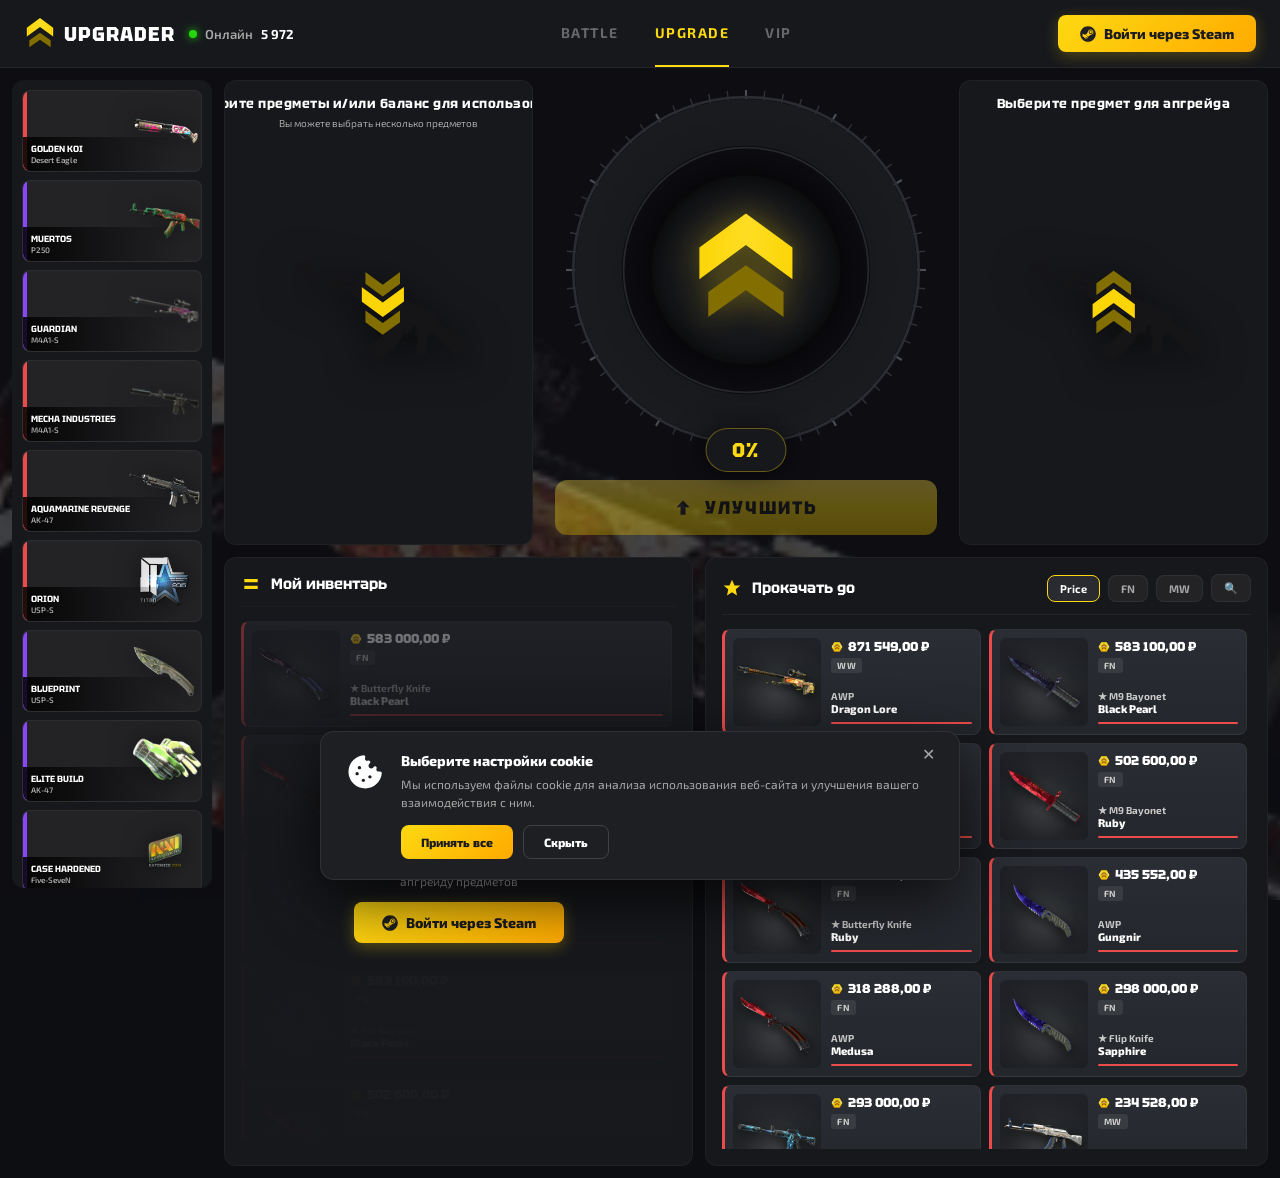
<file: index.html>
<!DOCTYPE html>
<html lang="ru">
<head>
<meta charset="UTF-8">
<meta name="viewport" content="width=device-width,initial-scale=1">
<title>Апгрейдер предметов CS2 | Официальный Сайт UPGRADER</title>
<link href="https://fonts.googleapis.com/css2?family=Exo+2:wght@400;600;700;800&family=Tektur:wght@400;600;700;800&display=swap" rel="stylesheet">
<style>
/* ==========================================
   ВСЁ В ОДНОМ ФАЙЛЕ, БЕЗ ВНЕШНИХ CSS
   ========================================== */
*{margin:0;padding:0;box-sizing:border-box}
html,body{height:100%}
body{font-family:'Exo 2',sans-serif;background:#101116;color:#fff;min-height:100vh;overflow-x:hidden;background-image:url('bottom-gun.webp');background-size:cover;background-position:center top;background-attachment:fixed;background-color:#0d0e12}
body::before{content:'';position:fixed;inset:0;background:rgba(13,14,18,.78);z-index:0;pointer-events:none}
img,svg,span{pointer-events:none;user-select:none}
button,a{cursor:pointer;outline:none;border:none;background:none;font-family:inherit;color:inherit}
input{font-family:inherit}

/* HEADER */
.header{position:sticky;top:0;z-index:50;background:#17181C;border-bottom:1px solid rgba(255,255,255,.05);padding:0 24px;display:flex;align-items:center;justify-content:space-between;height:68px;gap:16px}
.header-left{display:flex;align-items:center;gap:14px;flex-shrink:0}
.logo{display:flex;align-items:center;gap:8px;font-family:'Tektur';font-weight:800;font-size:20px;letter-spacing:1px;color:#fff;text-decoration:none}
.logo img{width:32px;height:32px;object-fit:contain}
.online{display:flex;align-items:center;gap:8px;color:#a7a7a7;font-size:13px;font-weight:600}
.online .dot{width:8px;height:8px;background:#23d70c;border-radius:50%;box-shadow:0 0 8px #23d70c;animation:pulse 2s infinite}
@keyframes pulse{50%{opacity:.4}}
.header-nav{display:flex;gap:36px;height:100%;align-items:center}
.header-nav a{color:rgba(255,255,255,.35);text-decoration:none;font-size:14px;font-weight:700;letter-spacing:1.5px;text-transform:uppercase;height:100%;display:flex;align-items:center;border-bottom:2px solid transparent;transition:.25s}
.header-nav a.active{color:#FDD911;border-bottom-color:#FDD911}
.header-nav a:hover{color:#fff}
.header-right{display:flex;align-items:center;gap:14px;flex-shrink:0}
.btn-steam{background:linear-gradient(135deg,#FDD911,#ffaa00);color:#1C1C20;font-weight:800;font-size:14px;padding:10px 22px;border-radius:8px;transition:.25s;box-shadow:0 4px 15px rgba(253,217,17,.25);display:flex;align-items:center;gap:8px}
.btn-steam:hover{transform:translateY(-1px);box-shadow:0 6px 22px rgba(253,217,17,.45)}
.btn-steam img{width:16px;height:16px;object-fit:contain}

/* PROFILE */
.profile-box{display:none;align-items:center}
.profile-box.show{display:flex}
.profile-info{display:flex;align-items:center;gap:12px;background:#232326;border:1px solid rgba(255,255,255,.08);padding:6px 12px 6px 6px;border-radius:12px;transition:.25s}
.profile-info:hover{border-color:rgba(253,217,17,.4)}
.profile-avatar{width:40px;height:40px;border-radius:50%;background:#17181C;overflow:hidden;flex-shrink:0;border:2px solid #FDD911}
.profile-avatar img{width:100%;height:100%;object-fit:cover;display:block}
.profile-meta{display:flex;flex-direction:column;min-width:0}
.profile-nick{font-size:13px;font-weight:800;color:#fff;white-space:nowrap;overflow:hidden;text-overflow:ellipsis;max-width:120px}
.profile-balance{font-size:11px;color:#FDD911;font-weight:700}
.profile-settings{width:30px;height:30px;border-radius:8px;background:rgba(255,255,255,.05);color:#a7a7a7;display:flex;align-items:center;justify-content:center;transition:.2s}
.profile-settings:hover{background:rgba(253,217,17,.15);color:#FDD911}
.profile-settings svg{width:16px;height:16px}

/* LAYOUT */
.layout{position:relative;z-index:1;display:grid;grid-template-columns:200px 1fr;gap:12px;padding:12px;min-height:calc(100vh - 68px)}
@media(max-width:1024px){.layout{grid-template-columns:1fr}.live-drop{display:none}}

/* LIVE DROP */
.live-drop{background:#17181C;border-radius:12px;padding:10px;display:flex;flex-direction:column;gap:8px;overflow-y:auto;max-height:calc(100vh - 92px);position:sticky;top:80px;min-height:400px}
.live-drop::-webkit-scrollbar{width:4px}
.live-drop::-webkit-scrollbar-thumb{background:#2a2b30;border-radius:2px}
.drop-card{position:relative;height:82px;border-radius:8px;background:#232326;border:1px solid rgba(255,255,255,.05);overflow:hidden;flex-shrink:0;display:flex;align-items:flex-end}
.drop-card .img{position:absolute;right:0;top:50%;transform:translateY(-50%);height:90%;max-width:70%;object-fit:contain;z-index:2;filter:drop-shadow(0 0 12px rgba(0,0,0,.5))}
.drop-card .info{position:relative;z-index:3;padding:6px 8px;width:100%;background:linear-gradient(90deg,rgba(0,0,0,.85),transparent 90%);border-radius:0 0 8px 8px;min-width:0}
.drop-card .info .n{font-family:'Tektur';font-size:9px;font-weight:700;text-transform:uppercase;white-space:nowrap;overflow:hidden;text-overflow:ellipsis;max-width:110px}
.drop-card .info .w{font-size:8px;color:#a7a7a7;font-weight:600;white-space:nowrap;overflow:hidden;text-overflow:ellipsis;max-width:110px}
.drop-card .top-bar{position:absolute;top:0;left:0;width:4px;height:100%;z-index:1}

/* MAIN */
.main{display:flex;flex-direction:column;gap:12px;min-width:0}

/* UPGRADE PANEL */
.upgrade-panel{display:grid;grid-template-columns:1fr 1.3fr 1fr;gap:12px;align-items:stretch}
@media(max-width:1024px){.upgrade-panel{grid-template-columns:1fr}}
.slot{background:#17181C;border-radius:12px;padding:20px 16px;min-height:420px;display:flex;flex-direction:column;align-items:center;justify-content:center;position:relative;border:1px solid rgba(255,255,255,.04);overflow:hidden}
.slot-title{position:absolute;top:14px;left:50%;transform:translateX(-50%);font-family:'Tektur';font-size:13px;font-weight:700;text-align:center;color:#fff;letter-spacing:.5px;white-space:nowrap;z-index:3}
.slot-sub{position:absolute;top:36px;left:50%;transform:translateX(-50%);font-size:10px;color:#a7a7a7;text-align:center;width:80%;z-index:3}
.slot-img-wrap{position:relative;display:flex;align-items:center;justify-content:center;margin-top:30px;width:220px;height:200px;z-index:2}
.slot-img{position:relative;z-index:2;max-height:180px;max-width:95%;object-fit:contain;transition:.3s;filter:drop-shadow(0 8px 20px rgba(0,0,0,.6))}
.slot-info{margin-top:14px;text-align:center;max-width:100%;z-index:3}
.slot-info .nm{font-size:13px;font-weight:700;white-space:nowrap;overflow:hidden;text-overflow:ellipsis;max-width:200px;margin:0 auto}
.slot-info .pr{font-size:16px;font-weight:800;color:#FDD911;margin-top:4px}

/* WHEEL */
.wheel-wrap{display:flex;flex-direction:column;align-items:center;justify-content:center;gap:30px;padding:10px}
.wheel{position:relative;width:360px;height:360px;max-width:100%;aspect-ratio:1}
.wheel svg{width:100%;height:100%;position:absolute;inset:0;overflow:visible}
.wheel .inner{position:absolute;top:50%;left:50%;width:52%;height:52%;transform:translate(-50%,-50%);background:#17181C;border-radius:50%;display:flex;align-items:center;justify-content:center;box-shadow:0 0 50px rgba(0,0,0,.9),inset 0 0 30px rgba(0,0,0,.9), 0 0 0 1px rgba(255,255,255,.04);z-index:3}
.wheel .inner img{width:60%;height:60%;object-fit:contain;filter:drop-shadow(0 0 16px rgba(253,217,17,.4))}
.wheel .pointer{position:absolute;top:50%;left:50%;width:0;height:0;transform-origin:0 0;transition:transform 3.6s cubic-bezier(.17,.67,.12,1);z-index:4;opacity:0}
.wheel .pointer.on{opacity:1}
.wheel .pointer img{position:absolute;top:-158px;left:-10px;width:20px;height:30px;max-width:none;filter:drop-shadow(0 0 8px rgba(253,217,17,.9))}
.wheel .result-plate{position:absolute;top:50%;left:50%;transform:translate(-50%,-50%) scale(.6);opacity:0;z-index:6;font-family:'Tektur';font-weight:800;font-size:22px;text-align:center;pointer-events:none;transition:.35s}
.wheel .result-plate.show{transform:translate(-50%,-50%) scale(1);opacity:1}
.wheel .result-plate.win{color:#23d70c;text-shadow:0 0 20px rgba(35,215,12,.6)}
.wheel .result-plate.lose{color:#EB4B4B;text-shadow:0 0 20px rgba(235,75,75,.6)}
.wheel .debug{position:absolute;top:-30px;left:50%;transform:translateX(-50%);font-size:11px;color:#a7a7a7;font-family:monospace;white-space:nowrap;z-index:10;pointer-events:none}
.wheel .percent-label{position:absolute;bottom:-22px;left:50%;transform:translateX(-50%);background:#17181C;border:1px solid rgba(253,217,17,.35);padding:8px 26px;border-radius:26px;font-family:'Tektur';font-size:20px;font-weight:800;color:#FDD911;z-index:5;box-shadow:0 0 30px rgba(0,0,0,.6);letter-spacing:1px}

.btn-upgrade{background:linear-gradient(180deg,#FFE14B 0%, #FDD911 50%, #E6BE00 100%);color:#1C1C20;padding:16px 60px;border-radius:12px;font-family:'Tektur';font-size:18px;font-weight:800;letter-spacing:2px;text-transform:uppercase;transition:.25s;width:100%;max-width:420px;box-shadow:0 4px 18px rgba(253,217,17,.35), inset 0 1px 0 rgba(255,255,255,.5);display:flex;align-items:center;justify-content:center;gap:12px}
.btn-upgrade:hover:not(:disabled){transform:translateY(-2px);box-shadow:0 10px 35px rgba(253,217,17,.55), inset 0 1px 0 rgba(255,255,255,.5)}
.btn-upgrade:disabled{opacity:.35;cursor:not-allowed;box-shadow:none;transform:none}
.btn-upgrade svg{width:20px;height:20px}
.btn-upgrade.loading{pointer-events:none;color:transparent;position:relative}
.btn-upgrade.loading::after{content:'';position:absolute;width:24px;height:24px;top:50%;left:50%;margin:-12px 0 0 -12px;border:3px solid rgba(28,28,32,.3);border-top-color:#1C1C20;border-radius:50%;animation:spin .8s linear infinite}
@keyframes spin{to{transform:rotate(360deg)}}

/* BOTTOM */
.bottom{display:grid;grid-template-columns:1fr 1.2fr;gap:12px}
@media(max-width:1024px){.bottom{grid-template-columns:1fr}}
.panel{background:#17181C;border-radius:12px;padding:16px;min-height:360px;border:1px solid rgba(255,255,255,.04)}
.panel-head{display:flex;align-items:center;justify-content:space-between;margin-bottom:14px;padding-bottom:12px;border-bottom:1px solid rgba(255,255,255,.05)}
.panel-head .t{display:flex;align-items:center;gap:10px;font-family:'Tektur';font-size:15px;font-weight:700}
.panel-head .t svg{width:20px;height:20px;fill:#FDD911}
.filters{display:flex;gap:8px;align-items:center;flex-wrap:wrap}
.chip{background:#232326;border:1px solid rgba(255,255,255,.06);border-radius:8px;padding:6px 12px;font-size:11px;font-weight:700;color:#a7a7a7;cursor:pointer;transition:.2s}
.chip:hover,.chip.active{color:#fff;border-color:#FDD911;background:#2a2b30}

/* карточки */
.inv-grid,.tiles{display:grid;grid-template-columns:repeat(auto-fill,minmax(220px,1fr));gap:8px;max-height:520px;overflow-y:auto;padding-right:4px}
.inv-grid::-webkit-scrollbar,.tiles::-webkit-scrollbar{width:5px}
.inv-grid::-webkit-scrollbar-thumb,.tiles::-webkit-scrollbar-thumb{background:#2a2b30;border-radius:3px}
.item-card{display:grid;grid-template-columns:88px 1fr;gap:10px;padding:8px;border-radius:8px;background:linear-gradient(180deg, #2a2d33 0%, #23262b 100%);border:1px solid rgba(255,255,255,.05);border-left:3px solid #888;cursor:pointer;transition:.2s;position:relative;overflow:hidden;min-height:96px}
.item-card:hover{transform:translateY(-2px);border-color:rgba(253,217,17,.4);box-shadow:0 8px 20px rgba(0,0,0,.5)}
.item-card.sel{border-color:#FDD911;box-shadow:0 0 0 1px #FDD911, 0 0 20px rgba(253,217,17,.25)}
.item-card.sel::after{content:'✓';position:absolute;top:6px;right:6px;width:20px;height:20px;border-radius:50%;background:#FDD911;color:#1C1C20;display:flex;align-items:center;justify-content:center;font-size:12px;font-weight:900;z-index:5}
.item-card .thumb{position:relative;width:88px;height:88px;background:rgba(0,0,0,.25);border-radius:6px;display:flex;align-items:center;justify-content:center;overflow:hidden}
.item-card .thumb::before{content:'';position:absolute;inset:-10%;background:radial-gradient(circle at 50% 60%, rgba(180,180,180,.22) 0%, rgba(120,120,120,.08) 40%, transparent 70%);pointer-events:none}
.item-card .thumb img{position:relative;z-index:2;max-width:92%;max-height:92%;object-fit:contain;filter:drop-shadow(0 3px 6px rgba(0,0,0,.7))}
.item-card .body{display:flex;flex-direction:column;justify-content:space-between;min-width:0;padding:2px 0}
.item-card .price-row{display:flex;align-items:center;gap:5px;font-family:'Tektur';font-weight:800;font-size:13px;color:#fff;line-height:1}
.item-card .price-row .coin{width:12px;height:12px;flex-shrink:0;opacity:.9}
.item-card .wear-badge{display:inline-block;background:rgba(255,255,255,.08);color:#cfcfcf;font-size:9px;font-weight:700;padding:2px 6px;border-radius:3px;letter-spacing:.5px;margin-top:4px;align-self:flex-start}
.item-card .wep-name{font-size:10px;font-weight:700;color:#c9c9c9;margin-top:6px;line-height:1.1}
.item-card .skin-name{font-size:11px;font-weight:800;color:#fff;margin-top:1px;line-height:1.15;white-space:nowrap;overflow:hidden;text-overflow:ellipsis}
.item-card .rarity-bar{height:2px;margin-top:6px;border-radius:2px}

.panel-rel{position:relative;overflow:hidden}
.auth-overlay{position:absolute;inset:44px 0 0 0;background:linear-gradient(180deg,rgba(23,24,28,.55),rgba(23,24,28,.98) 40%);display:flex;flex-direction:column;align-items:center;justify-content:center;gap:14px;border-radius:0 0 12px 12px;z-index:5;padding:20px;text-align:center}
.auth-overlay h3{font-size:18px;font-weight:800}
.auth-overlay p{font-size:12px;color:#a7a7a7;max-width:260px}
.btn-steam-big{background:linear-gradient(135deg,#FDD911,#ffaa00);color:#1C1C20;font-weight:800;font-size:14px;padding:12px 28px;border-radius:8px;box-shadow:0 4px 15px rgba(253,217,17,.3);transition:.25s;display:flex;align-items:center;gap:8px}
.btn-steam-big:hover{transform:translateY(-2px);box-shadow:0 8px 28px rgba(253,217,17,.5)}
.btn-steam-big img{width:16px;height:16px;object-fit:contain}

/* COOKIE */
.cookie{position:fixed;bottom:20px;left:50%;transform:translateX(-50%);background:#1e1f23;border:1px solid rgba(255,255,255,.08);border-radius:14px;padding:20px 24px;max-width:640px;width:calc(100% - 40px);z-index:200;box-shadow:0 20px 60px rgba(0,0,0,.7);display:flex;gap:16px;align-items:flex-start}
.cookie-icon{width:40px;height:40px;flex-shrink:0;object-fit:contain}
.cookie-body{flex:1;position:relative}
.cookie-body h4{font-size:14px;font-weight:800;margin-bottom:6px}
.cookie-body p{font-size:12px;color:#a7a7a7;line-height:1.5}
.cookie-btns{display:flex;gap:10px;margin-top:14px}
.cookie-btns button{padding:9px 20px;border-radius:8px;font-size:12px;font-weight:800;transition:.2s}
.cookie-accept{background:linear-gradient(135deg,#FDD911,#ffaa00);color:#1C1C20}
.cookie-accept:hover{transform:translateY(-1px);box-shadow:0 6px 20px rgba(253,217,17,.4)}
.cookie-hide{background:transparent;color:#fff;border:1px solid rgba(255,255,255,.15)}
.cookie-hide:hover{background:rgba(255,255,255,.06)}
.cookie-x{position:absolute;top:-8px;right:0;background:transparent;color:#a7a7a7;font-size:16px}

/* MODAL */
.modal-overlay{position:fixed;inset:0;background:rgba(0,0,0,.75);backdrop-filter:blur(6px);display:none;align-items:center;justify-content:center;z-index:500;padding:20px}
.modal-overlay.show{display:flex}
.modal{background:#1a1b1f;border-radius:16px;padding:24px;max-width:440px;width:100%;border:1px solid rgba(255,255,255,.08)}
.modal-head{display:flex;align-items:center;justify-content:space-between;margin-bottom:20px;padding-bottom:14px;border-bottom:1px solid rgba(255,255,255,.06)}
.modal-head h3{font-family:'Tektur';font-size:17px;font-weight:800}
.modal-close{width:30px;height:30px;border-radius:8px;background:rgba(255,255,255,.05);color:#a7a7a7;display:flex;align-items:center;justify-content:center;transition:.2s}
.modal-close:hover{background:rgba(235,75,75,.15);color:#EB4B4B}
.modal-body{display:flex;flex-direction:column;gap:18px}
.avatar-edit{display:flex;flex-direction:column;align-items:center;gap:12px}
.avatar-preview{width:100px;height:100px;border-radius:50%;background:#232326;border:2px solid #FDD911;overflow:hidden;display:flex;align-items:center;justify-content:center}
.avatar-preview img{width:100%;height:100%;object-fit:cover}
.avatar-upload{background:rgba(253,217,17,.1);border:1px solid rgba(253,217,17,.3);color:#FDD911;font-size:12px;font-weight:700;padding:8px 16px;border-radius:8px;display:flex;align-items:center;gap:6px;cursor:pointer;transition:.2s}
.avatar-upload:hover{background:rgba(253,217,17,.2)}
.field{display:flex;flex-direction:column;gap:6px}
.field label{font-size:12px;font-weight:700;color:#a7a7a7}
.field input{background:#232326;border:1px solid rgba(255,255,255,.08);border-radius:8px;padding:10px 14px;color:#fff;font-size:14px;transition:.2s}
.field input:focus{border-color:#FDD911;outline:none}
.balance-row{display:flex;align-items:center;gap:10px;background:#232326;border:1px solid rgba(255,255,255,.08);border-radius:8px;padding:10px 14px}
.balance-row img{width:20px;height:20px}
.balance-value{flex:1;font-weight:800;color:#FDD911;font-size:14px}
.btn-small{background:linear-gradient(135deg,#FDD911,#ffaa00);color:#1C1C20;font-size:12px;font-weight:800;padding:6px 12px;border-radius:6px;transition:.2s}
.btn-small:hover{transform:translateY(-1px);box-shadow:0 4px 12px rgba(253,217,17,.4)}
.modal-foot{display:flex;gap:10px;margin-top:20px;padding-top:16px;border-top:1px solid rgba(255,255,255,.06)}
.modal-foot button{flex:1;padding:12px;border-radius:9px;font-size:14px;font-weight:800;transition:.2s}
.btn-cancel{background:rgba(255,255,255,.06);color:#a7a7a7;border:1px solid rgba(255,255,255,.08)}
.btn-cancel:hover{background:rgba(255,255,255,.1);color:#fff}
.btn-save{background:linear-gradient(135deg,#FDD911,#ffaa00);color:#1C1C20}
.btn-save:hover{transform:translateY(-1px);box-shadow:0 6px 20px rgba(253,217,17,.4)}

/* TOAST */
.toast{position:fixed;top:90px;right:20px;background:#1e1f23;border:1px solid rgba(255,255,255,.1);border-left:4px solid #FDD911;border-radius:10px;padding:14px 20px;font-size:13px;font-weight:600;z-index:400;animation:slideIn .35s ease,fadeOut .4s ease 3s forwards;max-width:320px;box-shadow:0 15px 45px rgba(0,0,0,.6)}
.toast.error{border-left-color:#EB4B4B}
.toast.success{border-left-color:#23d70c}
@keyframes slideIn{from{transform:translateX(120%);opacity:0}to{transform:translateX(0);opacity:1}}
@keyframes fadeOut{to{transform:translateX(120%);opacity:0}}
</style>
</head>
<body>

<!-- HEADER -->
<header class="header">
  <div class="header-left">
    <a href="#" class="logo"><img src="logo.svg" alt="Logo"><span>UPGRADER</span></a>
    <div class="online"><span class="dot"></span><span>Онлайн</span><b id="onlineCount" style="color:#fff">5 972</b></div>
  </div>
  <nav class="header-nav">
    <a href="#">Battle</a>
    <a href="#" class="active">Upgrade</a>
    <a href="#">VIP</a>
  </nav>
  <div class="header-right">
    <button class="btn-steam" id="steamBtnHeader"><img src="steam-dark.svg" alt="">Войти через Steam</button>
    <div class="profile-box" id="profileBox">
      <div class="profile-info">
        <div class="profile-avatar"><img src="default-avatar-200.webp" alt="" id="headerAvatar"></div>
        <div class="profile-meta">
          <div class="profile-nick" id="headerNick">GEMER777</div>
          <div class="profile-balance" id="headerBalance">125 640,00 ₽</div>
        </div>
        <button class="profile-settings" id="openSettings" title="Настройки профиля">
          <svg viewBox="0 0 24 24" fill="currentColor"><path d="M19.14 12.94a7.49 7.49 0 000-1.88l2.03-1.58a.5.5 0 00.12-.64l-1.92-3.32a.5.5 0 00-.6-.22l-2.39.96a7.03 7.03 0 00-1.63-.94l-.36-2.54a.5.5 0 00-.5-.42h-3.84a.5.5 0 00-.5.42l-.36 2.54c-.59.24-1.13.56-1.63.94l-2.39-.96a.5.5 0 00-.6.22L2.71 8.84a.5.5 0 00.12.64l2.03 1.58a7.49 7.49 0 000 1.88l-2.03 1.58a.5.5 0 00-.12.64l1.92 3.32c.13.22.4.3.6.22l2.39-.96c.5.38 1.04.7 1.63.94l.36 2.54c.04.24.25.42.5.42h3.84c.25 0 .46-.18.5-.42l.36-2.54c.59-.24 1.13-.56 1.63-.94l2.39.96c.2.08.47 0 .6-.22l1.92-3.32a.5.5 0 00-.12-.64l-2.03-1.58zM12 15.5a3.5 3.5 0 110-7 3.5 3.5 0 010 7z"/></svg>
        </button>
      </div>
    </div>
  </div>
</header>

<!-- LAYOUT -->
<div class="layout">
  <aside class="live-drop" id="liveDrop"></aside>
  <main class="main">
    <section class="upgrade-panel">
      <div class="slot">
        <div class="slot-title">Выберите предметы и/или баланс для использования</div>
        <div class="slot-sub">Вы можете выбрать несколько предметов</div>
        <div class="slot-img-wrap"><img class="slot-img" id="yourImg" src="unknown-item.svg" alt=""></div>
        <div class="slot-info"><div class="nm" id="yourName"></div><div class="pr" id="yourPrice"></div></div>
      </div>

      <div class="wheel-wrap">
        <div class="wheel">
          <svg viewBox="0 0 200 200">
            <defs>
              <linearGradient id="pg" x1="0" y1="0" x2="0" y2="1">
                <stop offset="0%" stop-color="#23d70c"/>
                <stop offset="55%" stop-color="#ebd215"/>
                <stop offset="80%" stop-color="#edb516"/>
                <stop offset="100%" stop-color="#df4125"/>
              </linearGradient>
            </defs>
            <g id="ticks"></g>
            <circle cx="100" cy="100" r="82" fill="none" stroke="#1a1b1f" stroke-width="26"/>
            <circle cx="100" cy="100" r="96" fill="none" stroke="#2a2c31" stroke-width="1.5"/>
            <circle cx="100" cy="100" r="68" fill="none" stroke="#2a2c31" stroke-width="1"/>
            <circle id="pCircle" cx="100" cy="100" r="82"
                    fill="none" stroke="url(#pg)" stroke-width="26"
                    stroke-dasharray="0 515.22" stroke-linecap="butt"
                    transform="rotate(-90 100 100)"/>
          </svg>
          <div class="inner"><img src="logo.svg" alt=""></div>
          <div class="pointer" id="pointer"><img src="upgrader-arrow-up.svg" alt=""></div>
          <div class="result-plate" id="resultPlate"></div>
          <div class="percent-label" id="percentLabel">0%</div>
          <div class="debug" id="debug"></div>
        </div>
        <button class="btn-upgrade" id="upgradeBtn" disabled>
          <svg viewBox="0 0 24 24" fill="currentColor"><path d="M12 3l8 8h-5v9h-6v-9H4z"/></svg>
          Улучшить
        </button>
      </div>

      <div class="slot">
        <div class="slot-title">Выберите предмет для апгрейда</div>
        <div class="slot-img-wrap"><img class="slot-img" id="targetImg" src="unknown-item-2.svg" alt=""></div>
        <div class="slot-info"><div class="nm" id="targetName"></div><div class="pr" id="targetPrice"></div></div>
      </div>
    </section>

    <section class="bottom">
      <div class="panel panel-rel">
        <div class="panel-head">
          <div class="t"><svg viewBox="0 0 24 24"><path d="M4 6h16v4H4zm0 8h16v4H4z"/></svg>Мой инвентарь</div>
        </div>
        <div class="inv-grid" id="invGrid"></div>
        <div class="auth-overlay" id="authOverlay">
          <h3>Вы не авторизованы</h3>
          <p>Войдите для доступа к инвентарю и апгрейду предметов</p>
          <button class="btn-steam-big" id="steamBtnInv"><img src="steam-dark.svg" alt="">Войти через Steam</button>
        </div>
      </div>
      <div class="panel">
        <div class="panel-head">
          <div class="t"><svg viewBox="0 0 24 24"><path d="M12 2l3 7h7l-5.5 4.5L18 21l-6-4-6 4 1.5-7.5L2 9h7z"/></svg>Прокачать до</div>
          <div class="filters">
            <span class="chip active">Price</span>
            <span class="chip">FN</span>
            <span class="chip">MW</span>
            <span class="chip">🔍</span>
          </div>
        </div>
        <div class="tiles" id="tiles"></div>
      </div>
    </section>
  </main>
</div>

<!-- COOKIE -->
<div class="cookie" id="cookie">
  <img class="cookie-icon" src="cookie.svg" alt="">
  <div class="cookie-body">
    <button class="cookie-x" onclick="document.getElementById('cookie').remove()">✕</button>
    <h4>Выберите настройки cookie</h4>
    <p>Мы используем файлы cookie для анализа использования веб-сайта и улучшения вашего взаимодействия с ним.</p>
    <div class="cookie-btns">
      <button class="cookie-accept" onclick="document.getElementById('cookie').remove()">Принять все</button>
      <button class="cookie-hide" onclick="document.getElementById('cookie').remove()">Скрыть</button>
    </div>
  </div>
</div>

<!-- SETTINGS MODAL -->
<div class="modal-overlay" id="settingsModal">
  <div class="modal">
    <div class="modal-head"><h3>Настройки профиля</h3><button class="modal-close" id="closeSettings">✕</button></div>
    <div class="modal-body">
      <div class="avatar-edit">
        <div class="avatar-preview"><img id="avatarPreviewImg" src="default-avatar-200.webp" alt=""></div>
        <label class="avatar-upload"><input type="file" accept="image/*" id="avatarInput" hidden>Загрузить аватар</label>
      </div>
      <div class="field"><label for="nickInput">Никнейм</label><input type="text" id="nickInput" maxlength="20" placeholder="Введите никнейм"></div>
      <div class="field"><label>Баланс</label><div class="balance-row"><img src="coins.svg" alt=""><span class="balance-value" id="modalBalance">125 640,00 ₽</span><button class="btn-small" id="addBalance">+ 1 000 ₽</button></div></div>
    </div>
    <div class="modal-foot">
      <button class="btn-cancel" id="cancelSettings">Отмена</button>
      <button class="btn-save" id="saveSettings">Сохранить</button>
    </div>
  </div>
</div>

<script>
/* ============ ДИАГНОСТИКА ============ */
console.log('=== JS STARTED ===');
window.onerror = function(msg, url, line){
  console.error('!!! JS ERROR:', msg, 'at line', line);
  document.body.insertAdjacentHTML('beforeend',
    '<div style="position:fixed;bottom:10px;left:10px;background:#EB4B4B;color:#fff;padding:10px;font-size:12px;z-index:9999;border-radius:6px;font-family:monospace;max-width:90vw">JS ERROR: '+msg+' (line '+line+')</div>');
};

try {

/* ============ ФАЙЛЫ КАРТИНОК ============ */
const IMGS = [
  'weapon_knife_butterfly_am_blackpearl_marbleized_b_light_png.avif',
  'weapon_knife_butterfly_am_ruby_marbleized_light_png.avif',
  'weapon_knife_flip_am_sapphire_marbleized_light_png.avif',
  'weapon_knife_m9_bayonet_am_blackpearl_marbleized_light_png.avif',
  'weapon_knife_m9_bayonet_am_ruby_marbleized_light_png.avif',
  'weapon_awp_cu_medieval_dragon_awp_light_png.avif',
  '128fx128f','128fx128f(1)','128fx128f(2)','128fx128f(3)','128fx128f(4)','128fx128f(5)',
  '128fx128f(6)','128fx128f(7)','128fx128f(8)','128fx128f(9)','128fx128f(10)',
  '128fx128f(11)','128fx128f(12)','128fx128f(13)','128fx128f(14)',
  '360fx360f','360fx360f(1)','360fx360f(2)','360fx360f(3)','360fx360f(4)',
  '360fx360f(5)','360fx360f(6)','360fx360f(7)','360fx360f(8)','360fx360f(9)',
  '64fx64f','64fx64f(1)','64fx64f(2)','64fx64f(3)','64fx64f(4)'
];
let imgIdx = 0;
function nextImg(){ const im = IMGS[imgIdx % IMGS.length]; imgIdx++; return im; }

/* ============ ВАЛЮТА: РУБЛИ ============ */
function fmt(v){ return Number(v).toLocaleString('ru-RU',{minimumFractionDigits:2,maximumFractionDigits:2}) + ' ₽'; }

/* ============ 100 СКИНОВ ============ */
const RAW = [
  ['★ Butterfly Knife','Black Pearl',583000,'FN','#EB4B4B'],
  ['★ Butterfly Knife','Ruby',478000,'FN','#EB4B4B'],
  ['★ Flip Knife','Sapphire',298000,'FN','#EB4B4B'],
  ['★ M9 Bayonet','Black Pearl',583100,'FN','#EB4B4B'],
  ['★ M9 Bayonet','Ruby',502600,'FN','#EB4B4B'],
  ['AWP','Dragon Lore',871549,'WW','#EB4B4B'],
  ['AK-47','Redline',2242,'FT','#8847FF'],
  ['AWP','Asiimov',8865,'FT','#EB4B4B'],
  ['M4A4','Howl',293000,'FN','#EB4B4B'],
  ['USP-S','Kill Confirmed',7120,'MW','#EB4B4B'],
  ['Glock-18','Water Elemental',1047,'FN','#8847FF'],
  ['Karambit','Doppler',71000,'FN','#EB4B4B'],
  ['Desert Eagle','Blaze',7957,'FN','#8847FF'],
  ['M4A1-S','Hyper Beast',4607,'MW','#EB4B4B'],
  ['SSG 08','Blood in the Water',6282,'MW','#EB4B4B'],
  ['P250','See Ya Later',670,'MW','#8847FF'],
  ['FAMAS','Roll Cage',1508,'MW','#8847FF'],
  ['SG 553','Integrale',2094,'MW','#8847FF'],
  ['Galil AR','Chatterbox',5444,'FT','#EB4B4B'],
  ['MAC-10','Neon Rider',1843,'FN','#EB4B4B'],
  ['AK-47','Fire Serpent',234528,'MW','#EB4B4B'],
  ['M4A1-S','Printstream',28478,'FN','#EB4B4B'],
  ['AWP','Neo-Noir',17590,'FN','#EB4B4B'],
  ['AK-47','Neon Rider',15077,'FN','#EB4B4B'],
  ['Desert Eagle','Printstream',12564,'FN','#EB4B4B'],
  ['USP-S','Printstream',10889,'FN','#EB4B4B'],
  ['AK-47','Bloodsport',16752,'FN','#EB4B4B'],
  ['AK-47','Asiimov',7371,'FT','#EB4B4B'],
  ['AK-47','Vulcan',51931,'MW','#EB4B4B'],
  ['AK-47','The Empress',14239,'FN','#EB4B4B'],
  ['AK-47','Nightwish',7957,'FN','#EB4B4B'],
  ['M4A4','The Emperor',18427,'FN','#EB4B4B'],
  ['M4A4','Neo-Noir',9214,'FN','#EB4B4B'],
  ['M4A4','Desolate Space',5026,'MW','#EB4B4B'],
  ['M4A1-S','Golden Coil',11308,'FN','#EB4B4B'],
  ['M4A1-S','Player Two',15914,'FN','#EB4B4B'],
  ['AWP','Wildfire',23453,'FT','#EB4B4B'],
  ['AWP','Hyper Beast',11727,'MW','#EB4B4B'],
  ['AWP','Fever Dream',5863,'MW','#EB4B4B'],
  ['AWP','Containment Breach',8209,'MW','#EB4B4B'],
  ['AWP','Chromatic Aberration',13402,'FN','#EB4B4B'],
  ['Desert Eagle','Code Red',20103,'FN','#EB4B4B'],
  ['Desert Eagle','Mecha Industries',4607,'MW','#EB4B4B'],
  ['Desert Eagle','Ocean Drive',15077,'FN','#EB4B4B'],
  ['USP-S','Neo-Noir',6282,'FN','#EB4B4B'],
  ['USP-S','Cortex',5444,'FN','#EB4B4B'],
  ['Glock-18','Fade',26803,'FN','#EB4B4B'],
  ['Glock-18','Twilight Galaxy',12145,'FN','#EB4B4B'],
  ['P250','Asiimov',2931,'MW','#EB4B4B'],
  ['Five-SeveN','Hyper Beast',3518,'FN','#EB4B4B'],
  ['AK-47','Case Hardened',25128,'MW','#EB4B4B'],
  ['AK-47','Jaguar',5444,'MW','#EB4B4B'],
  ['AK-47','Point Disarray',5026,'FN','#EB4B4B'],
  ['AK-47','Frontside Misty',2931,'MW','#EB4B4B'],
  ['AK-47','Aquamarine Revenge',7957,'FN','#EB4B4B'],
  ['AK-47','Wasteland Rebel',6282,'FT','#EB4B4B'],
  ['AK-47','Head Shot',2094,'FN','#8847FF'],
  ['AK-47','Elite Build',1005,'MW','#8847FF'],
  ['AK-47','Slate',670,'FT','#8847FF'],
  ['AK-47','Phantom Disruptor',1843,'FN','#8847FF'],
  ['M4A4','Daybreak',6701,'MW','#EB4B4B'],
  ['M4A4','Royal Paladin',5444,'FN','#EB4B4B'],
  ['M4A4','Bullet Rain',4607,'FT','#EB4B4B'],
  ['M4A4','Cyber Security',3769,'MW','#EB4B4B'],
  ['M4A4','Griffin',2345,'FN','#8847FF'],
  ['M4A4','Evil Daimyo',2513,'MW','#8847FF'],
  ['M4A4','Dragon King',6282,'FN','#EB4B4B'],
  ['M4A1-S','Cyrex',3350,'MW','#8847FF'],
  ['M4A1-S','Guardian',2513,'FN','#8847FF'],
  ['M4A1-S','Mecha Industries',6282,'FN','#EB4B4B'],
  ['M4A1-S','Decimator',4607,'MW','#EB4B4B'],
  ['M4A1-S','Chantico Fire',7539,'FT','#EB4B4B'],
  ['M4A1-S','Blue Phosphor',3769,'FN','#8847FF'],
  ['AWP','Medusa',318288,'FN','#EB4B4B'],
  ['AWP','Gungnir',435552,'FN','#EB4B4B'],
  ['AWP','Prince',50256,'MW','#EB4B4B'],
  ['AWP','The Empress',15077,'FT','#EB4B4B'],
  ['AWP','Corticera',7120,'MW','#8847FF'],
  ['AWP','Electric Hive',5863,'FN','#EB4B4B'],
  ['AWP','Redline',3769,'FT','#8847FF'],
  ['AWP','Mortis',2931,'FN','#8847FF'],
  ['AWP','Capillary',1675,'MW','#8847FF'],
  ['AWP','Atheris',1256,'FN','#8847FF'],
  ['Glock-18','Weasel',3769,'FN','#EB4B4B'],
  ['Glock-18','Grinder',1256,'MW','#8847FF'],
  ['Glock-18','Moonrise',2094,'FN','#8847FF'],
  ['USP-S','Orion',7957,'FN','#EB4B4B'],
  ['USP-S','Caiman',2931,'MW','#EB4B4B'],
  ['USP-S','Blueprint',2345,'MW','#8847FF'],
  ['USP-S','Torque',1843,'MW','#8847FF'],
  ['USP-S','Guardian',1508,'FT','#8847FF'],
  ['Desert Eagle','Golden Koi',9214,'FN','#EB4B4B'],
  ['Desert Eagle','Hypnotic',7957,'FN','#EB4B4B'],
  ['Desert Eagle','Kumicho Dragon',5444,'MW','#EB4B4B'],
  ['Desert Eagle','Conspiracy',3769,'FN','#8847FF'],
  ['Desert Eagle','Cobalt Disruption',4607,'FN','#8847FF'],
  ['P250','Nuclear Threat',150768,'FT','#EB4B4B'],
  ['P250','Muertos',2094,'FN','#8847FF'],
  ['P250','Splashed',1005,'MW','#8847FF'],
  ['Five-SeveN','Monkey Business',5444,'FN','#EB4B4B'],
  ['Five-SeveN','Case Hardened',2931,'MW','#8847FF']
];

const DB = RAW.map((r, i) => ({
  id: i+1,
  wep: r[0],
  skin: r[1],
  name: r[0] + ' | ' + r[1],
  price: r[2],
  wear: r[3],
  color: r[4],
  img: nextImg()
}));

console.log('DB created:', DB.length, 'items');

const state = {
  balance: 125640,
  inventory: JSON.parse(JSON.stringify(DB)),
  selected: null,
  target: null,
  busy: false,
  nextId: 100000,
  authorized: false,
  user: { nick: 'GEMER777', avatar: 'default-avatar-200.webp' }
};

const $ = id => document.getElementById(id);

/* ============ НАСЕЧКИ КОЛЕСА ============ */
(function buildTicks(){
  const g = document.getElementById('ticks'); if(!g) return;
  const cx=100, cy=100, r1=100, r2=94;
  for(let i=0;i<60;i++){
    const a=(i/60)*Math.PI*2;
    const line=document.createElementNS('http://www.w3.org/2000/svg','line');
    line.setAttribute('x1',cx+Math.cos(a)*r1); line.setAttribute('y1',cy+Math.sin(a)*r1);
    line.setAttribute('x2',cx+Math.cos(a)*r2); line.setAttribute('y2',cy+Math.sin(a)*r2);
    line.setAttribute('stroke', i%5===0 ? '#4a4d54' : '#2f3136');
    line.setAttribute('stroke-width', i%5===0 ? '1.2' : '0.8');
    g.appendChild(line);
  }
})();

/* ============ LIVE DROP ============ */
function renderLiveDrop(){
  const el = $('liveDrop'); el.innerHTML='';
  const items=[...DB].sort(()=>Math.random()-.5).slice(0,14);
  items.forEach(it=>{
    const c=document.createElement('div');
    c.className='drop-card';
    c.innerHTML=`<div class="top-bar" style="background:${it.color}"></div><img class="img" src="${it.img}" alt=""><div class="info"><div class="n">${it.skin}</div><div class="w">${it.wep}</div></div>`;
    el.appendChild(c);
  });
}

/* ============ КАРТОЧКА СКИНА ============ */
function itemCard(it, opts){
  const d=document.createElement('div');
  d.className='item-card';
  d.style.borderLeftColor=it.color;
  if(opts && opts.selected) d.classList.add('sel');
  d.innerHTML=`
    <div class="thumb"><img src="${it.img}" alt=""></div>
    <div class="body">
      <div>
        <div class="price-row"><img class="coin" src="coins.svg" alt="">${fmt(it.price)}</div>
        <div class="wear-badge">${it.wear}</div>
      </div>
      <div>
        <div class="wep-name">${it.wep}</div>
        <div class="skin-name">${it.skin}</div>
        <div class="rarity-bar" style="background:${it.color}"></div>
      </div>
    </div>`;
  return d;
}

/* ============ ИНВЕНТАРЬ ============ */
function renderInventory(){
  const el=$('invGrid'); el.innerHTML='';
  if(!state.inventory.length){
    el.innerHTML='<div style="grid-column:1/-1;color:#a7a7a7;text-align:center;padding:30px;font-size:13px">Инвентарь пуст</div>';
    return;
  }
  state.inventory.forEach(it=>{
    const d=itemCard(it,{selected: state.selected && state.selected.id===it.id});
    d.addEventListener('click', ()=>pickItem(it));
    el.appendChild(d);
  });
}

/* ============ ПРОКАЧАТЬ ДО ============ */
function renderTiles(){
  const el=$('tiles'); el.innerHTML='';
  const list=[...DB].sort((a,b)=>b.price-a.price);
  list.forEach(it=>{
    const d=itemCard(it);
    d.addEventListener('click', ()=>{
      if(state.busy) return;
      if(!state.selected){ showToast('Сначала выберите предмет из инвентаря','error'); return; }
      if(it.price <= state.selected.price){ showToast('Целевой предмет должен быть дороже','error'); return; }
      state.target=it;
      $('targetImg').src=it.img;
      $('targetName').textContent=it.name;
      $('targetPrice').textContent=fmt(it.price);
      updateWheel();
    });
    el.appendChild(d);
  });
}

/* ============ ВЫБОР ПРЕДМЕТА ============ */
function pickItem(item){
  if(state.busy) return;
  state.selected=item;
  $('yourImg').src=item.img;
  $('yourName').textContent=item.name;
  $('yourPrice').textContent=fmt(item.price);
  autoTarget();
  renderInventory();
  updateWheel();
}

function autoTarget(){
  if(!state.selected) return;
  const pool=DB.filter(d=>d.price>state.selected.price*1.3 && d.price<=state.selected.price*6);
  const fallback=DB.filter(d=>d.price>state.selected.price);
  const arr=pool.length?pool:fallback;
  if(arr.length){
    const t=arr[Math.floor(Math.random()*arr.length)];
    state.target=t;
    $('targetImg').src=t.img;
    $('targetName').textContent=t.name;
    $('targetPrice').textContent=fmt(t.price);
  }
}

/* ============ ПРОЦЕНТ ============ */
function calcPercent(){
  if(!state.selected||!state.target) return 0;
  const r=state.selected.price/state.target.price;
  return Math.max(5, Math.min(90, Math.round(r*100)));
}

/* ============ КОЛЕСО ============ */
function updateWheel(){
  const p = calcPercent();
  const C = 2*Math.PI*82;
  const dash = (p/100)*C;
  $('pCircle').setAttribute('stroke-dasharray', `${dash} ${C}`);
  $('percentLabel').textContent = p + '%';

  const pointer = $('pointer');
  if(!state.selected || !state.target){
    pointer.classList.remove('on');
    pointer.style.transition='none';
    pointer.style.transform='rotate(0deg)';
  } else {
    pointer.classList.add('on');
    const angle = (p/100)*360;
    pointer.style.transition='transform .35s';
    pointer.style.transform=`rotate(${angle}deg)`;
  }
  $('upgradeBtn').disabled = !state.selected || !state.target || state.busy;
}

function showPlate(text, kind){
  const pl=$('resultPlate');
  pl.textContent=text;
  pl.className='result-plate show '+kind;
  setTimeout(()=>{ pl.className='result-plate'; }, 1600);
}

/* ============ АПГРЕЙД ============ */
function doUpgrade(){
  if(state.busy||!state.selected||!state.target) return;
  state.busy=true;
  $('upgradeBtn').classList.add('loading');

  const p=calcPercent();
  const sel=state.selected;
  const tgt=state.target;
  const pointer=$('pointer');

  const arcEndDeg = p*3.6;
  const finalDeg  = Math.random()*360;
  const win       = finalDeg <= arcEndDeg;

  $('debug').textContent = 'Угол: ' + finalDeg.toFixed(0) + '° | Дуга: 0–' + arcEndDeg.toFixed(0) + '° | ' + (win?'ВЫИГРЫШ':'ПРОИГРЫШ');

  const spins = 4 + Math.floor(Math.random()*3);
  const finalTransform = spins*360 + finalDeg;

  pointer.style.transition='none';
  pointer.style.transform='rotate(0deg)';
  void pointer.offsetWidth;
  pointer.style.transition='transform 3.6s cubic-bezier(.17,.67,.12,1)';
  pointer.style.transform='rotate(' + finalTransform + 'deg)';

  setTimeout(()=>{
    if(win){
      showPlate('+ ' + fmt(tgt.price), 'win');
      state.inventory = state.inventory.filter(i=>i.id!==sel.id);
      state.nextId++;
      state.inventory.push({...tgt, id: state.nextId});
    } else {
      showPlate('- ' + fmt(sel.price), 'lose');
      state.inventory = state.inventory.filter(i=>i.id!==sel.id);
    }

    state.selected=null;
    state.target=null;
    state.busy=false;
    $('upgradeBtn').classList.remove('loading');

    $('yourImg').src='unknown-item.svg';
    $('yourName').textContent='';
    $('yourPrice').textContent='';
    $('targetImg').src='unknown-item-2.svg';
    $('targetName').textContent='';
    $('targetPrice').textContent='';

    setTimeout(()=>{
      pointer.classList.remove('on');
      pointer.style.transition='none';
      pointer.style.transform='rotate(0deg)';
      $('debug').textContent='';
      updateWheel();
    }, 1700);

    renderInventory();
  }, 3700);
}

/* ============ ЛОГИН ============ */
function login(){
  state.authorized=true;
  $('authOverlay').style.display='none';
  $('steamBtnHeader').style.display='none';
  $('profileBox').classList.add('show');
  $('headerNick').textContent=state.user.nick;
  $('headerAvatar').src=state.user.avatar;
  updateBalanceView();
  showToast('Вы успешно вошли через Steam','success');
}

function updateBalanceView(){
  const v=fmt(state.balance);
  $('headerBalance').textContent=v;
  $('modalBalance').textContent=v;
}

$('steamBtnHeader').addEventListener('click', login);
$('steamBtnInv').addEventListener('click', login);
$('upgradeBtn').addEventListener('click', doUpgrade);

/* ============ НАСТРОЙКИ ============ */
$('openSettings').addEventListener('click', ()=>{
  $('nickInput').value=state.user.nick;
  $('avatarPreviewImg').src=state.user.avatar;
  updateBalanceView();
  $('settingsModal').classList.add('show');
});
$('closeSettings').addEventListener('click', ()=> $('settingsModal').classList.remove('show'));
$('cancelSettings').addEventListener('click', ()=> $('settingsModal').classList.remove('show'));

$('avatarInput').addEventListener('change', (e)=>{
  const file=e.target.files[0];
  if(!file) return;
  const reader=new FileReader();
  reader.onload=ev=>{ $('avatarPreviewImg').src=ev.target.result; };
  reader.readAsDataURL(file);
});
$('addBalance').addEventListener('click', ()=>{ state.balance+=1000; updateBalanceView(); });
$('saveSettings').addEventListener('click', ()=>{
  const newNick=$('nickInput').value.trim();
  if(newNick) state.user.nick=newNick;
  state.user.avatar=$('avatarPreviewImg').src;
  $('headerNick').textContent=state.user.nick;
  $('headerAvatar').src=state.user.avatar;
  $('settingsModal').classList.remove('show');
  showToast('Профиль сохранён','success');
});

/* ============ TOAST ============ */
function showToast(msg, type='info'){
  const t=document.createElement('div');
  t.className='toast '+type;
  t.textContent=msg;
  document.body.appendChild(t);
  setTimeout(()=>t.remove(), 3500);
}

/* ============ INIT ============ */
renderLiveDrop();
renderInventory();
renderTiles();
updateWheel();

setInterval(()=>{
  renderLiveDrop();
  const base=5972;
  const delta=Math.floor(Math.random()*60)-30;
  $('onlineCount').textContent=(base+delta).toLocaleString('ru-RU');
}, 6000);

console.log('=== JS FINISHED OK ===');

} catch(e) {
  console.error('!!! JS CRASHED:', e.message);
  console.error('Stack:', e.stack);
  document.body.insertAdjacentHTML('beforeend',
    '<div style="position:fixed;top:80px;left:50%;transform:translateX(-50%);background:#EB4B4B;color:#fff;padding:14px 20px;font-size:13px;z-index:9999;border-radius:8px;font-family:monospace;max-width:90vw">JS CRASHED: '+e.message+'</div>');
}
</script>
</body>
</html>
</file>
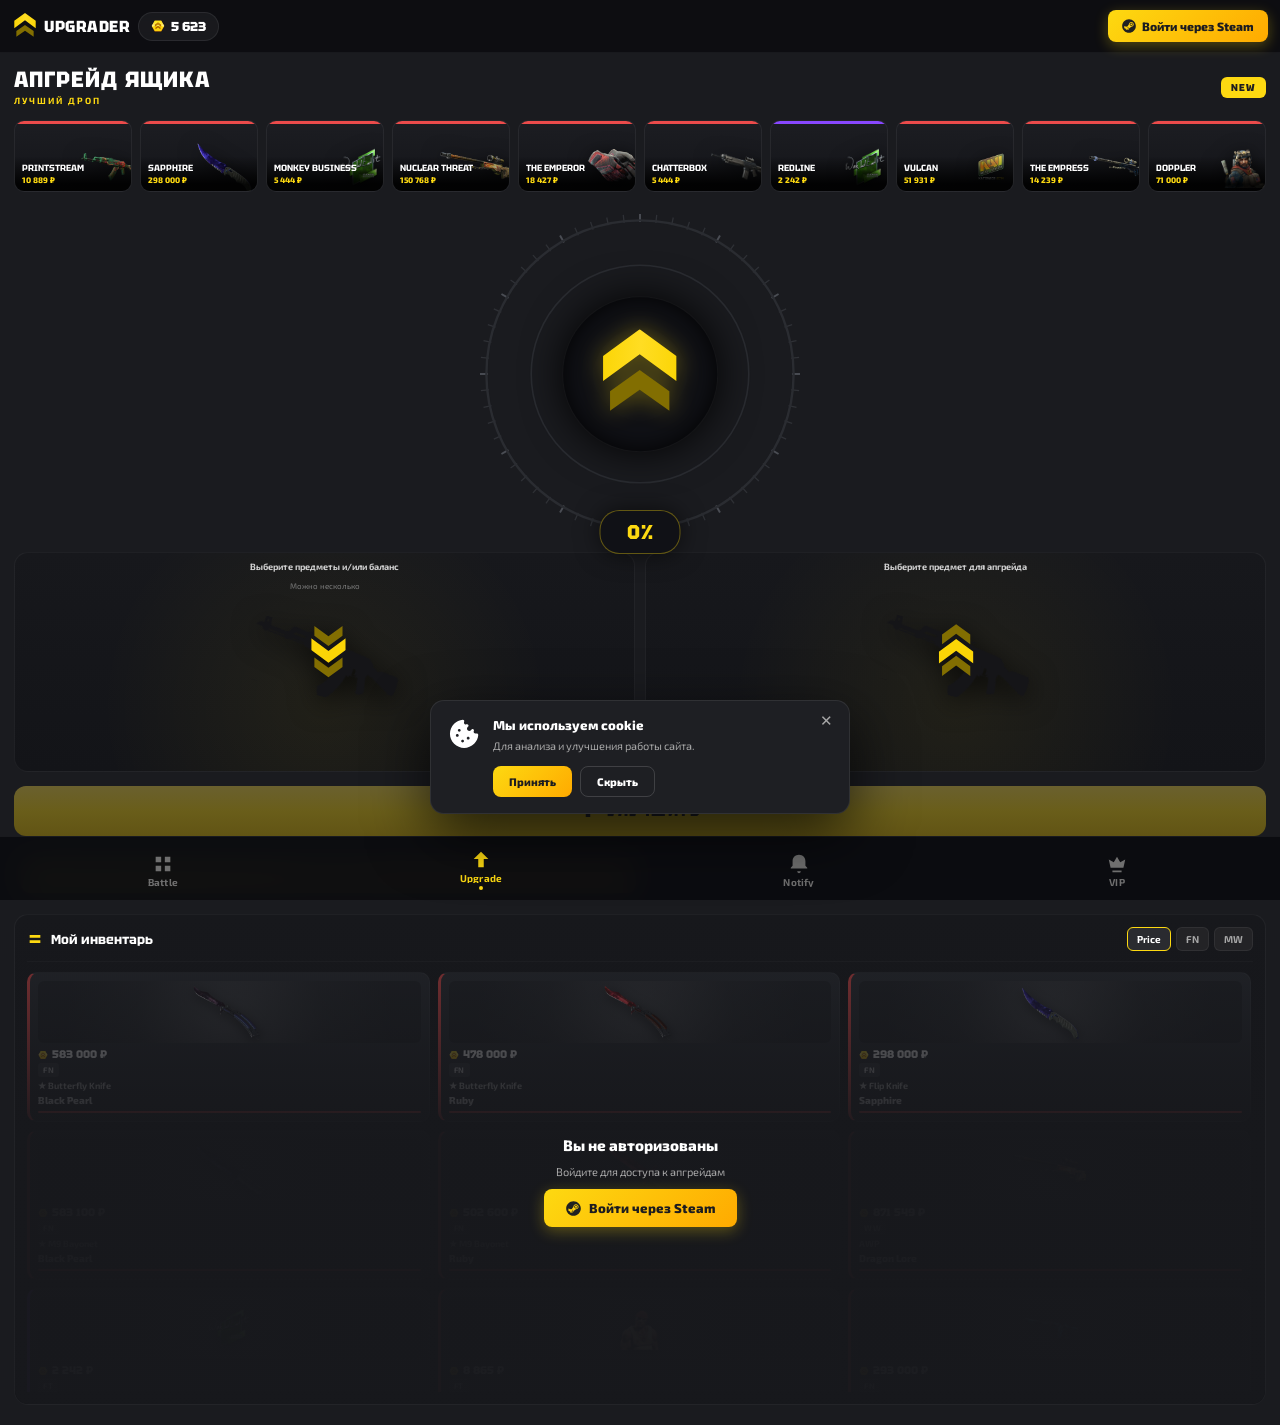
<file: mobile.html>
<!DOCTYPE html>
<html lang="ru">
<head>
<meta charset="UTF-8">
<meta name="viewport" content="width=device-width,initial-scale=1,maximum-scale=1,user-scalable=no,viewport-fit=cover">
<title>Апгрейдер предметов CS2 | UPGRADER</title>
<link href="https://fonts.googleapis.com/css2?family=Exo+2:wght@400;600;700;800&family=Tektur:wght@400;600;700;800&display=swap" rel="stylesheet">
<style>
*{margin:0;padding:0;box-sizing:border-box;-webkit-tap-highlight-color:transparent}
html,body{height:100%}
body{
  font-family:'Exo 2',sans-serif;
  background:#1a1b1f;
  color:#fff;
  min-height:100vh;
  overflow-x:hidden;
  padding-bottom:70px;
}
body::before{display:none}
img,svg,span{pointer-events:none;user-select:none}
button,a{cursor:pointer;outline:none;border:none;background:none;font-family:inherit;color:inherit}
input{font-family:inherit}

/* ===== HEADER ===== */
.header{
  position:sticky;top:0;z-index:50;
  background:rgba(12,13,17,.92);backdrop-filter:blur(14px);
  -webkit-backdrop-filter:blur(14px);
  border-bottom:1px solid rgba(255,255,255,.05);
  padding:10px 12px;display:flex;align-items:center;justify-content:space-between;gap:8px;
  padding-top:calc(10px + env(safe-area-inset-top));
}
.header-left{display:flex;align-items:center;gap:8px;min-width:0}
.logo{display:flex;align-items:center;gap:6px;font-family:'Tektur';font-weight:800;font-size:16px;letter-spacing:.5px;color:#fff;text-decoration:none}
.logo img{width:26px;height:26px;object-fit:contain}
.balance-pill{
  display:flex;align-items:center;gap:6px;
  background:rgba(255,255,255,.05);border:1px solid rgba(255,255,255,.08);
  border-radius:20px;padding:5px 12px;font-family:'Tektur';font-weight:800;font-size:13px;
}
.balance-pill img{width:14px;height:14px}
.header-right{display:flex;align-items:center;gap:8px;flex-shrink:0}
.btn-steam{
  background:linear-gradient(135deg,#FDD911,#ffaa00);color:#1C1C20;
  font-weight:800;font-size:12px;padding:9px 14px;border-radius:8px;
  display:flex;align-items:center;gap:6px;white-space:nowrap;
  box-shadow:0 4px 14px rgba(253,217,17,.3);transition:.2s;
}
.btn-steam:active{transform:scale(.97)}
.btn-steam img{width:14px;height:14px;object-fit:contain}
.profile-box{display:none;align-items:center}
.profile-box.show{display:flex}
.profile-avatar{width:36px;height:36px;border-radius:50%;border:2px solid #FDD911;overflow:hidden;background:#17181C}
.profile-avatar img{width:100%;height:100%;object-fit:cover;display:block}
.profile-settings{
  width:36px;height:36px;border-radius:50%;background:rgba(255,255,255,.06);
  display:flex;align-items:center;justify-content:center;color:#cfcfcf;margin-left:6px;
}
.profile-settings svg{width:16px;height:16px}

/* ===== TITLE ROW ===== */
.section-title{
  padding:16px 14px 10px;display:flex;align-items:center;justify-content:space-between;
  position:relative;z-index:1;
}
.section-title h1{
  font-family:'Tektur';font-size:22px;font-weight:800;letter-spacing:1px;
  text-transform:uppercase;color:#fff;line-height:1;
}
.section-title .sub{
  display:block;font-family:'Exo 2';font-size:9px;font-weight:700;color:#FDD911;
  letter-spacing:2px;text-transform:uppercase;margin-top:4px;
}
.badge-new{
  background:#FDD911;color:#1C1C20;font-family:'Tektur';font-weight:800;font-size:10px;
  padding:4px 10px;border-radius:6px;letter-spacing:1px;
}

/* ===== DROP STRIP ===== */
.drop-strip{
  position:relative;z-index:1;
  display:flex;gap:8px;overflow-x:auto;padding:4px 14px 14px;
  scroll-snap-type:x mandatory;
  -ms-overflow-style:none;scrollbar-width:none;
}
.drop-strip::-webkit-scrollbar{display:none}
.drop-card{
  position:relative;flex:0 0 118px;height:72px;border-radius:10px;overflow:hidden;
  background:linear-gradient(180deg,#1c1d22,#141519);
  border:1px solid rgba(255,255,255,.06);
  scroll-snap-align:start;
  display:flex;align-items:flex-end;
}
.drop-card .bar{position:absolute;top:0;left:0;width:100%;height:3px;z-index:3}
.drop-card .img{
  position:absolute;right:-6px;bottom:-4px;height:80%;max-width:80%;object-fit:contain;
  z-index:2;filter:drop-shadow(0 4px 10px rgba(0,0,0,.7));
}
.drop-card .info{
  position:relative;z-index:4;padding:6px 7px;width:100%;
  background:linear-gradient(0deg,rgba(0,0,0,.9) 20%,transparent);
  min-width:0;
}
.drop-card .info .n{
  font-family:'Tektur';font-size:9px;font-weight:700;text-transform:uppercase;
  white-space:nowrap;overflow:hidden;text-overflow:ellipsis;
}
.drop-card .info .p{
  font-size:8px;color:#FDD911;font-weight:800;margin-top:1px;
}

/* ===== MAIN ===== */
.main{position:relative;z-index:1;padding:0 14px 20px;display:flex;flex-direction:column;gap:14px}

/* ===== WHEEL ===== */
.wheel-block{
  display:flex;flex-direction:column;align-items:center;gap:18px;
  padding:8px 0 4px;
}
.wheel{
  position:relative;width:240px;height:240px;aspect-ratio:1;
}
.wheel svg{width:100%;height:100%;position:absolute;inset:0;overflow:visible}
.wheel .inner{
  position:absolute;top:50%;left:50%;width:48%;height:48%;transform:translate(-50%,-50%);
  background:#101116;border-radius:50%;display:flex;align-items:center;justify-content:center;
  box-shadow:0 0 40px rgba(0,0,0,.9),inset 0 0 24px rgba(0,0,0,.9),0 0 0 1px rgba(255,255,255,.04);
  z-index:3;
}
.wheel .inner img{width:58%;height:58%;object-fit:contain;filter:drop-shadow(0 0 12px rgba(253,217,17,.4))}
.wheel .pointer{
  position:absolute;top:50%;left:50%;width:0;height:0;
  transform-origin:0 0;transition:transform 3.6s cubic-bezier(.17,.67,.12,1);
  z-index:4;opacity:0;
}
.wheel .pointer.on{opacity:1}
.wheel .pointer img{
  position:absolute;top:-104px;left:-7px;width:14px;height:22px;max-width:none;
  filter:drop-shadow(0 0 6px rgba(253,217,17,.9));
}
.wheel .result-plate{
  position:absolute;top:50%;left:50%;transform:translate(-50%,-50%) scale(.6);opacity:0;
  z-index:6;font-family:'Tektur';font-weight:800;font-size:16px;text-align:center;
  pointer-events:none;transition:.35s;line-height:1.2;
}
.wheel .result-plate.show{transform:translate(-50%,-50%) scale(1);opacity:1}
.wheel .result-plate.win{color:#23d70c;text-shadow:0 0 18px rgba(35,215,12,.6)}
.wheel .result-plate.lose{color:#EB4B4B;text-shadow:0 0 18px rgba(235,75,75,.6)}
.wheel .percent-label{
  position:absolute;bottom:-14px;left:50%;transform:translateX(-50%);
  background:#101116;border:1px solid rgba(253,217,17,.35);
  padding:6px 22px;border-radius:20px;font-family:'Tektur';
  font-size:17px;font-weight:800;color:#FDD911;z-index:5;
  box-shadow:0 0 24px rgba(0,0,0,.6);letter-spacing:1px;
}

/* ===== SLOTS ===== */
.slots{display:grid;grid-template-columns:1fr 1fr;gap:10px}
.slot{
  background:linear-gradient(180deg,#17181C,#131418);
  border:1px solid rgba(255,255,255,.05);
  border-radius:14px;padding:12px 8px;min-height:170px;
  display:flex;flex-direction:column;align-items:center;justify-content:center;
  position:relative;overflow:hidden;text-align:center;
}
.slot::after{
  content:'';position:absolute;inset:0;
  background:radial-gradient(circle at 50% 70%, rgba(253,217,17,.06), transparent 65%);
  pointer-events:none;
}
.slot-title{
  position:absolute;top:8px;left:50%;transform:translateX(-50%);
  font-size:9px;font-weight:700;color:#cfcfcf;text-align:center;
  width:92%;line-height:1.25;z-index:3;
}
.slot-sub{position:absolute;top:28px;left:50%;transform:translateX(-50%);font-size:8px;color:#7a7a7a;z-index:3}
.slot-img-wrap{
  position:relative;display:flex;align-items:center;justify-content:center;
  width:130px;height:100px;margin-top:14px;z-index:2;
}
.slot-img{max-height:96px;max-width:100%;object-fit:contain;filter:drop-shadow(0 6px 14px rgba(0,0,0,.7))}
.slot-info{margin-top:8px;z-index:3;max-width:100%;padding:0 4px}
.slot-info .nm{font-size:10px;font-weight:700;white-space:nowrap;overflow:hidden;text-overflow:ellipsis;max-width:130px;margin:0 auto}
.slot-info .pr{font-size:12px;font-weight:800;color:#FDD911;margin-top:3px}

/* ===== UPGRADE BUTTON ===== */
.btn-upgrade{
  background:linear-gradient(180deg,#FFE14B 0%,#FDD911 50%,#E6BE00 100%);
  color:#1C1C20;padding:15px 30px;border-radius:12px;
  font-family:'Tektur';font-size:15px;font-weight:800;letter-spacing:1.5px;
  text-transform:uppercase;width:100%;
  display:flex;align-items:center;justify-content:center;gap:10px;
  box-shadow:0 4px 18px rgba(253,217,17,.35),inset 0 1px 0 rgba(255,255,255,.5);
  transition:.2s;
}
.btn-upgrade:active:not(:disabled){transform:scale(.98)}
.btn-upgrade:disabled{opacity:.35;cursor:not-allowed;box-shadow:none}
.btn-upgrade svg{width:18px;height:18px}
.btn-upgrade.loading{pointer-events:none;color:transparent;position:relative}
.btn-upgrade.loading::after{
  content:'';position:absolute;width:22px;height:22px;top:50%;left:50%;margin:-11px 0 0 -11px;
  border:3px solid rgba(28,28,32,.3);border-top-color:#1C1C20;border-radius:50%;
  animation:spin .8s linear infinite;
}
@keyframes spin{to{transform:rotate(360deg)}}

/* ===== TABS ===== */
.tabs{
  display:grid;grid-template-columns:1fr 1fr;gap:8px;
  background:#141519;border:1px solid rgba(255,255,255,.05);
  border-radius:12px;padding:6px;
}
.tab{
  padding:11px 8px;border-radius:9px;font-size:12px;font-weight:800;
  color:#8a8a8a;text-align:center;transition:.2s;
  display:flex;align-items:center;justify-content:center;gap:6px;
}
.tab.active{background:linear-gradient(135deg,#FDD911,#ffaa00);color:#1C1C20}
.tab svg{width:14px;height:14px;fill:currentColor}

/* ===== INVENTORY / TILES ===== */
.inv-grid,.tiles{
  display:grid;grid-template-columns:repeat(2,1fr);gap:8px;
  max-height:420px;overflow-y:auto;padding-right:2px;
}
.inv-grid::-webkit-scrollbar,.tiles::-webkit-scrollbar{width:4px}
.inv-grid::-webkit-scrollbar-thumb,.tiles::-webkit-scrollbar-thumb{background:#2a2b30;border-radius:2px}
.item-card{
  display:flex;flex-direction:column;gap:6px;padding:8px;border-radius:10px;
  background:linear-gradient(180deg,#2a2d33 0%,#1e2025 100%);
  border:1px solid rgba(255,255,255,.05);
  border-left:3px solid #888;cursor:pointer;transition:.2s;
  position:relative;overflow:hidden;min-height:130px;
}
.item-card:active{transform:scale(.97)}
.item-card.sel{border-color:#FDD911;box-shadow:0 0 0 1px #FDD911,0 0 16px rgba(253,217,17,.25)}
.item-card.sel::after{
  content:'✓';position:absolute;top:6px;right:6px;width:18px;height:18px;border-radius:50%;
  background:#FDD911;color:#1C1C20;display:flex;align-items:center;justify-content:center;
  font-size:11px;font-weight:900;z-index:5;
}
.item-card .thumb{
  position:relative;width:100%;height:62px;background:rgba(0,0,0,.25);
  border-radius:6px;display:flex;align-items:center;justify-content:center;overflow:hidden;
}
.item-card .thumb::before{
  content:'';position:absolute;inset:-10%;
  background:radial-gradient(circle at 50% 60%, rgba(180,180,180,.22) 0%, rgba(120,120,120,.08) 40%, transparent 70%);
  pointer-events:none;
}
.item-card .thumb img{position:relative;z-index:2;max-width:94%;max-height:94%;object-fit:contain;filter:drop-shadow(0 3px 6px rgba(0,0,0,.7))}
.item-card .body{display:flex;flex-direction:column;gap:3px;min-width:0}
.item-card .price-row{display:flex;align-items:center;gap:4px;font-family:'Tektur';font-weight:800;font-size:11px;color:#fff;line-height:1}
.item-card .price-row .coin{width:10px;height:10px;flex-shrink:0;opacity:.9}
.item-card .wear-badge{display:inline-block;background:rgba(255,255,255,.08);color:#cfcfcf;font-size:8px;font-weight:700;padding:2px 5px;border-radius:3px;letter-spacing:.5px;align-self:flex-start}
.item-card .wep-name{font-size:9px;font-weight:700;color:#c9c9c9;white-space:nowrap;overflow:hidden;text-overflow:ellipsis}
.item-card .skin-name{font-size:10px;font-weight:800;color:#fff;white-space:nowrap;overflow:hidden;text-overflow:ellipsis}
.item-card .rarity-bar{height:2px;border-radius:2px;margin-top:2px}

/* ===== PANEL ===== */
.panel{
  background:linear-gradient(180deg,#17181C,#131418);
  border-radius:14px;padding:12px;border:1px solid rgba(255,255,255,.05);
  position:relative;overflow:hidden;
}
.panel-head{
  display:flex;align-items:center;justify-content:space-between;
  margin-bottom:10px;padding-bottom:10px;border-bottom:1px solid rgba(255,255,255,.05);
}
.panel-head .t{display:flex;align-items:center;gap:8px;font-family:'Tektur';font-size:13px;font-weight:700}
.panel-head .t svg{width:16px;height:16px;fill:#FDD911}
.filters{display:flex;gap:5px;flex-wrap:wrap}
.chip{
  background:#232326;border:1px solid rgba(255,255,255,.06);border-radius:6px;
  padding:5px 9px;font-size:10px;font-weight:700;color:#a7a7a7;transition:.2s;
}
.chip.active{color:#fff;border-color:#FDD911;background:#2a2b30}

/* ===== AUTH OVERLAY ===== */
.auth-overlay{
  position:absolute;inset:44px 0 0 0;
  background:linear-gradient(180deg,rgba(23,24,28,.55),rgba(23,24,28,.98) 40%);
  display:flex;flex-direction:column;align-items:center;justify-content:center;
  gap:10px;z-index:5;padding:16px;text-align:center;border-radius:0 0 14px 14px;
}
.auth-overlay h3{font-size:15px;font-weight:800}
.auth-overlay p{font-size:11px;color:#a7a7a7;max-width:220px;line-height:1.4}
.btn-steam-big{
  background:linear-gradient(135deg,#FDD911,#ffaa00);color:#1C1C20;
  font-weight:800;font-size:13px;padding:11px 22px;border-radius:8px;
  box-shadow:0 4px 15px rgba(253,217,17,.3);display:flex;align-items:center;gap:8px;
}
.btn-steam-big img{width:15px;height:15px;object-fit:contain}

/* ===== BOTTOM NAV (FIXED) ===== */
.bottom-nav{
  position:fixed;
  bottom:0;left:0;right:0;z-index:100;
  background:rgba(12,13,17,.98);
  backdrop-filter:blur(14px);
  -webkit-backdrop-filter:blur(14px);
  border-top:1px solid rgba(255,255,255,.06);
  display:flex;
  justify-content:space-around;
  align-items:stretch;
  padding:6px 4px calc(6px + env(safe-area-inset-bottom));
  min-height:62px;
  box-sizing:border-box;
}
.nav-item{
  flex:1 1 0;
  min-width:0;
  display:flex;
  flex-direction:column;
  align-items:center;
  justify-content:center;
  gap:2px;
  padding:6px 2px 4px;
  font-size:10px;
  font-weight:700;
  line-height:1;
  letter-spacing:.2px;
  color:#6f6f6f;
  text-decoration:none;
  transition:color .2s;
  position:relative;
  white-space:nowrap;
}
.nav-item.active{color:#FDD911}
.nav-item svg{
  width:22px;
  height:22px;
  fill:currentColor;
  flex-shrink:0;
  display:block;
}
.nav-item span{
  display:block;
  font-size:10px;
  line-height:1;
  overflow:hidden;
  text-overflow:ellipsis;
  max-width:100%;
}
.nav-item .dot{
  width:4px;height:4px;border-radius:50%;
  background:#FDD911;
  margin-top:1px;
  flex-shrink:0;
}

/* ===== COOKIE ===== */
.cookie{
  position:fixed;bottom:86px;left:50%;transform:translateX(-50%);
  background:#1e1f23;border:1px solid rgba(255,255,255,.08);
  border-radius:14px;padding:16px;width:calc(100% - 28px);max-width:420px;
  z-index:200;box-shadow:0 20px 60px rgba(0,0,0,.7);
  display:flex;gap:12px;align-items:flex-start;
}
.cookie-icon{width:34px;height:34px;flex-shrink:0;object-fit:contain}
.cookie-body{flex:1;position:relative}
.cookie-body h4{font-size:13px;font-weight:800;margin-bottom:5px}
.cookie-body p{font-size:11px;color:#a7a7a7;line-height:1.45}
.cookie-btns{display:flex;gap:8px;margin-top:12px}
.cookie-btns button{padding:8px 16px;border-radius:8px;font-size:11px;font-weight:800;transition:.2s}
.cookie-accept{background:linear-gradient(135deg,#FDD911,#ffaa00);color:#1C1C20}
.cookie-hide{background:transparent;color:#fff;border:1px solid rgba(255,255,255,.15)}
.cookie-x{position:absolute;top:-6px;right:0;background:transparent;color:#a7a7a7;font-size:15px}

/* ===== MODAL ===== */
.modal-overlay{
  position:fixed;inset:0;background:rgba(0,0,0,.75);backdrop-filter:blur(6px);
  display:none;align-items:center;justify-content:center;z-index:500;padding:16px;
}
.modal-overlay.show{display:flex}
.modal{
  background:#1a1b1f;border-radius:16px;padding:20px;
  max-width:400px;width:100%;border:1px solid rgba(255,255,255,.08);
}
.modal-head{
  display:flex;align-items:center;justify-content:space-between;
  margin-bottom:16px;padding-bottom:12px;border-bottom:1px solid rgba(255,255,255,.06);
}
.modal-head h3{font-family:'Tektur';font-size:15px;font-weight:800}
.modal-close{
  width:28px;height:28px;border-radius:8px;background:rgba(255,255,255,.05);
  color:#a7a7a7;display:flex;align-items:center;justify-content:center;
}
.modal-body{display:flex;flex-direction:column;gap:14px}
.avatar-edit{display:flex;flex-direction:column;align-items:center;gap:10px}
.avatar-preview{
  width:84px;height:84px;border-radius:50%;background:#232326;
  border:2px solid #FDD911;overflow:hidden;
  display:flex;align-items:center;justify-content:center;
}
.avatar-preview img{width:100%;height:100%;object-fit:cover}
.avatar-upload{
  background:rgba(253,217,17,.1);border:1px solid rgba(253,217,17,.3);
  color:#FDD911;font-size:11px;font-weight:700;padding:7px 14px;
  border-radius:8px;display:flex;align-items:center;gap:6px;
}
.field{display:flex;flex-direction:column;gap:5px}
.field label{font-size:11px;font-weight:700;color:#a7a7a7}
.field input{
  background:#232326;border:1px solid rgba(255,255,255,.08);
  border-radius:8px;padding:10px 12px;color:#fff;font-size:13px;transition:.2s;
}
.field input:focus{border-color:#FDD911;outline:none}
.balance-row{
  display:flex;align-items:center;gap:8px;background:#232326;
  border:1px solid rgba(255,255,255,.08);border-radius:8px;padding:9px 12px;
}
.balance-row img{width:18px;height:18px}
.balance-value{flex:1;font-weight:800;color:#FDD911;font-size:13px}
.btn-small{
  background:linear-gradient(135deg,#FDD911,#ffaa00);color:#1C1C20;
  font-size:11px;font-weight:800;padding:6px 10px;border-radius:6px;
}
.modal-foot{display:flex;gap:8px;margin-top:16px;padding-top:14px;border-top:1px solid rgba(255,255,255,.06)}
.modal-foot button{flex:1;padding:11px;border-radius:9px;font-size:13px;font-weight:800;transition:.2s}
.btn-cancel{background:rgba(255,255,255,.06);color:#a7a7a7;border:1px solid rgba(255,255,255,.08)}
.btn-save{background:linear-gradient(135deg,#FDD911,#ffaa00);color:#1C1C20}

/* ===== TOAST ===== */
.toast{
  position:fixed;top:80px;right:14px;left:14px;
  background:#1e1f23;border:1px solid rgba(255,255,255,.1);
  border-left:4px solid #FDD911;border-radius:10px;padding:12px 16px;
  font-size:12px;font-weight:600;z-index:400;max-width:340px;margin:0 auto;
  animation:slideIn .35s ease,fadeOut .4s ease 3s forwards;
  box-shadow:0 15px 45px rgba(0,0,0,.6);
}
.toast.error{border-left-color:#EB4B4B}
.toast.success{border-left-color:#23d70c}
@keyframes slideIn{from{transform:translateY(-20px);opacity:0}to{transform:translateY(0);opacity:1}}
@keyframes fadeOut{to{transform:translateY(-20px);opacity:0}}

/* ===== DESKTOP ===== */
@media(min-width:768px){
  .inv-grid,.tiles{grid-template-columns:repeat(3,1fr)}
  .wheel{width:320px;height:320px}
  .wheel .pointer img{top:-140px;left:-10px;width:18px;height:28px}
  .wheel .percent-label{font-size:20px;padding:8px 26px;bottom:-20px}
  .slot{min-height:220px}
  .slot-img-wrap{width:170px;height:140px}
  .slot-img{max-height:130px}
  .slot-info .nm{max-width:180px;font-size:12px}
  .slot-info .pr{font-size:15px}
}
</style>
</head>
<body>

<!-- ===== HEADER ===== -->
<header class="header">
  <div class="header-left">
    <a href="#" class="logo"><img src="logo.svg" alt=""><span>UPGRADER</span></a>
    <div class="balance-pill"><img src="coins.svg" alt=""><span id="headerBalance">5 623</span></div>
  </div>
  <div class="header-right">
    <button class="btn-steam" id="steamBtnHeader"><img src="steam-dark.svg" alt="">Войти через Steam</button>
    <div class="profile-box" id="profileBox">
      <div class="profile-avatar"><img src="default-avatar-200.webp" alt="" id="headerAvatar"></div>
      <button class="profile-settings" id="openSettings">
        <svg viewBox="0 0 24 24" fill="currentColor"><path d="M19.14 12.94a7.49 7.49 0 000-1.88l2.03-1.58a.5.5 0 00.12-.64l-1.92-3.32a.5.5 0 00-.6-.22l-2.39.96a7.03 7.03 0 00-1.63-.94l-.36-2.54a.5.5 0 00-.5-.42h-3.84a.5.5 0 00-.5.42l-.36 2.54c-.59.24-1.13.56-1.63.94l-2.39-.96a.5.5 0 00-.6.22L2.71 8.84a.5.5 0 00.12.64l2.03 1.58a7.49 7.49 0 000 1.88l-2.03 1.58a.5.5 0 00-.12.64l1.92 3.32c.13.22.4.3.6.22l2.39-.96c.5.38 1.04.7 1.63.94l.36 2.54c.04.24.25.42.5.42h3.84c.25 0 .46-.18.5-.42l.36-2.54c.59-.24 1.13-.56 1.63-.94l2.39.96c.2.08.47 0 .6-.22l1.92-3.32a.5.5 0 00-.12-.64l-2.03-1.58zM12 15.5a3.5 3.5 0 110-7 3.5 3.5 0 010 7z"/></svg>
      </button>
    </div>
  </div>
</header>

<!-- ===== TITLE + DROP ===== -->
<div class="section-title">
  <div>
    <h1>Апгрейд ящика</h1>
    <span class="sub">Лучший дроп</span>
  </div>
  <span class="badge-new">NEW</span>
</div>
<div class="drop-strip" id="liveDrop"></div>

<!-- ===== MAIN ===== -->
<main class="main">

  <!-- WHEEL -->
  <section class="wheel-block">
    <div class="wheel">
      <svg viewBox="0 0 200 200">
        <defs>
          <linearGradient id="pg" x1="0" y1="0" x2="0" y2="1">
            <stop offset="0%" stop-color="#23d70c"/>
            <stop offset="55%" stop-color="#ebd215"/>
            <stop offset="80%" stop-color="#edb516"/>
            <stop offset="100%" stop-color="#df4125"/>
          </linearGradient>
        </defs>
        <g id="ticks"></g>
        <circle cx="100" cy="100" r="82" fill="none" stroke="#1a1b1f" stroke-width="26"/>
        <circle cx="100" cy="100" r="96" fill="none" stroke="#2a2c31" stroke-width="1.5"/>
        <circle cx="100" cy="100" r="68" fill="none" stroke="#2a2c31" stroke-width="1"/>
        <circle id="pCircle" cx="100" cy="100" r="82" fill="none" stroke="url(#pg)" stroke-width="26"
                stroke-dasharray="0 515.22" stroke-linecap="butt" transform="rotate(-90 100 100)"/>
      </svg>
      <div class="inner"><img src="logo.svg" alt=""></div>
      <div class="pointer" id="pointer"><img src="upgrader-arrow-up.svg" alt=""></div>
      <div class="result-plate" id="resultPlate"></div>
      <div class="percent-label" id="percentLabel">0%</div>
    </div>
  </section>

  <!-- SLOTS -->
  <section class="slots">
    <div class="slot">
      <div class="slot-title">Выберите предметы и/или баланс</div>
      <div class="slot-sub">Можно несколько</div>
      <div class="slot-img-wrap"><img class="slot-img" id="yourImg" src="unknown-item.svg" alt=""></div>
      <div class="slot-info"><div class="nm" id="yourName"></div><div class="pr" id="yourPrice"></div></div>
    </div>
    <div class="slot">
      <div class="slot-title">Выберите предмет для апгрейда</div>
      <div class="slot-img-wrap"><img class="slot-img" id="targetImg" src="unknown-item-2.svg" alt=""></div>
      <div class="slot-info"><div class="nm" id="targetName"></div><div class="pr" id="targetPrice"></div></div>
    </div>
  </section>

  <!-- UPGRADE BUTTON -->
  <button class="btn-upgrade" id="upgradeBtn" disabled>
    <svg viewBox="0 0 24 24" fill="currentColor"><path d="M12 3l8 8h-5v9h-6v-9H4z"/></svg>
    Улучшить
  </button>

  <!-- TABS -->
  <div class="tabs">
    <button class="tab active" data-tab="inv">
      <svg viewBox="0 0 24 24"><path d="M4 6h16v4H4zm0 8h16v4H4z"/></svg>Мои скины
    </button>
    <button class="tab" data-tab="shop">
      <svg viewBox="0 0 24 24"><path d="M12 2l3 7h7l-5.5 4.5L18 21l-6-4-6 4 1.5-7.5L2 9h7z"/></svg>Магазин
    </button>
  </div>

  <!-- INVENTORY PANEL -->
  <section class="panel" id="invPanel" style="position:relative">
    <div class="panel-head">
      <div class="t"><svg viewBox="0 0 24 24"><path d="M4 6h16v4H4zm0 8h16v4H4z"/></svg>Мой инвентарь</div>
      <div class="filters">
        <span class="chip active">Price</span>
        <span class="chip">FN</span>
        <span class="chip">MW</span>
      </div>
    </div>
    <div class="inv-grid" id="invGrid"></div>
    <div class="auth-overlay" id="authOverlay">
      <h3>Вы не авторизованы</h3>
      <p>Войдите для доступа к апгрейдам</p>
      <button class="btn-steam-big" id="steamBtnInv"><img src="steam-dark.svg" alt="">Войти через Steam</button>
    </div>
  </section>

  <!-- SHOP PANEL -->
  <section class="panel" id="shopPanel" style="display:none">
    <div class="panel-head">
      <div class="t"><svg viewBox="0 0 24 24"><path d="M12 2l3 7h7l-5.5 4.5L18 21l-6-4-6 4 1.5-7.5L2 9h7z"/></svg>Прокачать до</div>
      <div class="filters">
        <span class="chip active">Price</span>
        <span class="chip">FN</span>
        <span class="chip">MW</span>
      </div>
    </div>
    <div class="tiles" id="tiles"></div>
  </section>

</main>

<!-- ===== BOTTOM NAV ===== -->
<nav class="bottom-nav">
  <a href="#" class="nav-item">
    <svg viewBox="0 0 24 24"><path d="M4 4h6v6H4zm10 0h6v6h-6zM4 14h6v6H4zm10 0h6v6h-6z"/></svg>
    <span>Battle</span>
  </a>
  <a href="#" class="nav-item active">
    <svg viewBox="0 0 24 24"><path d="M12 3l8 8h-5v9h-6v-9H4z"/></svg>
    <span>Upgrade</span>
    <span class="dot"></span>
  </a>
  <a href="#" class="nav-item">
    <svg viewBox="0 0 24 24"><path d="M12 2C8 2 5 5 5 9v5l-2 2v1h18v-1l-2-2V9c0-4-3-7-7-7zm0 20a2 2 0 002-2h-4a2 2 0 002 2z"/></svg>
    <span>Notify</span>
  </a>
  <a href="#" class="nav-item">
    <svg viewBox="0 0 24 24"><path d="M5 16L3 7l5.5 3L12 4l3.5 6L21 7l-2 9H5zm2 3h10v2H7z"/></svg>
    <span>VIP</span>
  </a>
</nav>

<!-- ===== COOKIE ===== -->
<div class="cookie" id="cookie">
  <img class="cookie-icon" src="cookie.svg" alt="">
  <div class="cookie-body">
    <button class="cookie-x" onclick="document.getElementById('cookie').remove()">✕</button>
    <h4>Мы используем cookie</h4>
    <p>Для анализа и улучшения работы сайта.</p>
    <div class="cookie-btns">
      <button class="cookie-accept" onclick="document.getElementById('cookie').remove()">Принять</button>
      <button class="cookie-hide" onclick="document.getElementById('cookie').remove()">Скрыть</button>
    </div>
  </div>
</div>

<!-- ===== SETTINGS MODAL ===== -->
<div class="modal-overlay" id="settingsModal">
  <div class="modal">
    <div class="modal-head"><h3>Настройки профиля</h3><button class="modal-close" id="closeSettings">✕</button></div>
    <div class="modal-body">
      <div class="avatar-edit">
        <div class="avatar-preview"><img id="avatarPreviewImg" src="default-avatar-200.webp" alt=""></div>
        <label class="avatar-upload"><input type="file" accept="image/*" id="avatarInput" hidden>Загрузить аватар</label>
      </div>
      <div class="field"><label>Никнейм</label><input type="text" id="nickInput" maxlength="20" placeholder="Введите никнейм"></div>
      <div class="field"><label>Баланс</label><div class="balance-row"><img src="coins.svg" alt=""><span class="balance-value" id="modalBalance">5 623 ₽</span><button class="btn-small" id="addBalance">+1 000 ₽</button></div></div>
    </div>
    <div class="modal-foot">
      <button class="btn-cancel" id="cancelSettings">Отмена</button>
      <button class="btn-save" id="saveSettings">Сохранить</button>
    </div>
  </div>
</div>

<script>
/* ===== ДИАГНОСТИКА ===== */
window.onerror=function(m,u,l){console.error('JS ERROR:',m,l)};

try{
/* ===== ИЗОБРАЖЕНИЯ ===== */
const IMGS=[
  'weapon_knife_butterfly_am_blackpearl_marbleized_b_light_png.avif',
  'weapon_knife_butterfly_am_ruby_marbleized_light_png.avif',
  'weapon_knife_flip_am_sapphire_marbleized_light_png.avif',
  'weapon_knife_m9_bayonet_am_blackpearl_marbleized_light_png.avif',
  'weapon_knife_m9_bayonet_am_ruby_marbleized_light_png.avif',
  'weapon_awp_cu_medieval_dragon_awp_light_png.avif',
  '128fx128f','128fx128f(1)','128fx128f(2)','128fx128f(3)','128fx128f(4)','128fx128f(5)',
  '128fx128f(6)','128fx128f(7)','128fx128f(8)','128fx128f(9)','128fx128f(10)',
  '128fx128f(11)','128fx128f(12)','128fx128f(13)','128fx128f(14)',
  '360fx360f','360fx360f(1)','360fx360f(2)','360fx360f(3)','360fx360f(4)',
  '360fx360f(5)','360fx360f(6)','360fx360f(7)','360fx360f(8)','360fx360f(9)',
  '64fx64f','64fx64f(1)','64fx64f(2)','64fx64f(3)','64fx64f(4)'
];
let imgIdx=0;
function nextImg(){const im=IMGS[imgIdx%IMGS.length];imgIdx++;return im}

function fmt(v){return Number(v).toLocaleString('ru-RU',{minimumFractionDigits:0,maximumFractionDigits:0})+' ₽'}

/* ===== БАЗА СКИНОВ ===== */
const RAW=[
  ['★ Butterfly Knife','Black Pearl',583000,'FN','#EB4B4B'],
  ['★ Butterfly Knife','Ruby',478000,'FN','#EB4B4B'],
  ['★ Flip Knife','Sapphire',298000,'FN','#EB4B4B'],
  ['★ M9 Bayonet','Black Pearl',583100,'FN','#EB4B4B'],
  ['★ M9 Bayonet','Ruby',502600,'FN','#EB4B4B'],
  ['AWP','Dragon Lore',871549,'WW','#EB4B4B'],
  ['AK-47','Redline',2242,'FT','#8847FF'],
  ['AWP','Asiimov',8865,'FT','#EB4B4B'],
  ['M4A4','Howl',293000,'FN','#EB4B4B'],
  ['USP-S','Kill Confirmed',7120,'MW','#EB4B4B'],
  ['Glock-18','Water Elemental',1047,'FN','#8847FF'],
  ['Karambit','Doppler',71000,'FN','#EB4B4B'],
  ['Desert Eagle','Blaze',7957,'FN','#8847FF'],
  ['M4A1-S','Hyper Beast',4607,'MW','#EB4B4B'],
  ['SSG 08','Blood in the Water',6282,'MW','#EB4B4B'],
  ['P250','See Ya Later',670,'MW','#8847FF'],
  ['FAMAS','Roll Cage',1508,'MW','#8847FF'],
  ['SG 553','Integrale',2094,'MW','#8847FF'],
  ['Galil AR','Chatterbox',5444,'FT','#EB4B4B'],
  ['MAC-10','Neon Rider',1843,'FN','#EB4B4B'],
  ['AK-47','Fire Serpent',234528,'MW','#EB4B4B'],
  ['M4A1-S','Printstream',28478,'FN','#EB4B4B'],
  ['AWP','Neo-Noir',17590,'FN','#EB4B4B'],
  ['AK-47','Neon Rider',15077,'FN','#EB4B4B'],
  ['Desert Eagle','Printstream',12564,'FN','#EB4B4B'],
  ['USP-S','Printstream',10889,'FN','#EB4B4B'],
  ['AK-47','Bloodsport',16752,'FN','#EB4B4B'],
  ['AK-47','Asiimov',7371,'FT','#EB4B4B'],
  ['AK-47','Vulcan',51931,'MW','#EB4B4B'],
  ['AK-47','The Empress',14239,'FN','#EB4B4B'],
  ['M4A4','The Emperor',18427,'FN','#EB4B4B'],
  ['M4A1-S','Golden Coil',11308,'FN','#EB4B4B'],
  ['AWP','Wildfire',23453,'FT','#EB4B4B'],
  ['AWP','Hyper Beast',11727,'MW','#EB4B4B'],
  ['Desert Eagle','Code Red',20103,'FN','#EB4B4B'],
  ['USP-S','Neo-Noir',6282,'FN','#EB4B4B'],
  ['Glock-18','Fade',26803,'FN','#EB4B4B'],
  ['AK-47','Case Hardened',25128,'MW','#EB4B4B'],
  ['M4A4','Daybreak',6701,'MW','#EB4B4B'],
  ['AWP','Medusa',318288,'FN','#EB4B4B'],
  ['AWP','Gungnir',435552,'FN','#EB4B4B'],
  ['P250','Nuclear Threat',150768,'FT','#EB4B4B'],
  ['Five-SeveN','Monkey Business',5444,'FN','#EB4B4B']
];

const DB=RAW.map((r,i)=>({
  id:i+1,wep:r[0],skin:r[1],name:r[0]+' | '+r[1],
  price:r[2],wear:r[3],color:r[4],img:nextImg()
}));

const state={
  balance:5623,
  inventory:JSON.parse(JSON.stringify(DB)),
  selected:null,target:null,busy:false,nextId:100000,
  authorized:false,user:{nick:'GEMER777',avatar:'default-avatar-200.webp'}
};

const $=id=>document.getElementById(id);

/* ===== НАСЕЧКИ ===== */
(function(){
  const g=$('ticks');if(!g)return;
  for(let i=0;i<60;i++){
    const a=(i/60)*Math.PI*2;
    const l=document.createElementNS('http://www.w3.org/2000/svg','line');
    l.setAttribute('x1',100+Math.cos(a)*100);l.setAttribute('y1',100+Math.sin(a)*100);
    l.setAttribute('x2',100+Math.cos(a)*94);l.setAttribute('y2',100+Math.sin(a)*94);
    l.setAttribute('stroke',i%5===0?'#4a4d54':'#2f3136');
    l.setAttribute('stroke-width',i%5===0?'1.2':'0.8');
    g.appendChild(l);
  }
})();

/* ===== LIVE DROP ===== */
function renderLiveDrop(){
  const el=$('liveDrop');el.innerHTML='';
  [...DB].sort(()=>Math.random()-.5).slice(0,10).forEach(it=>{
    const c=document.createElement('div');
    c.className='drop-card';
    c.innerHTML=`<div class="bar" style="background:${it.color}"></div>
      <img class="img" src="${it.img}" alt="">
      <div class="info"><div class="n">${it.skin}</div><div class="p">${fmt(it.price)}</div></div>`;
    el.appendChild(c);
  });
}

/* ===== КАРТОЧКА ===== */
function itemCard(it,opts){
  const d=document.createElement('div');
  d.className='item-card';
  d.style.borderLeftColor=it.color;
  if(opts&&opts.selected)d.classList.add('sel');
  d.innerHTML=`
    <div class="thumb"><img src="${it.img}" alt=""></div>
    <div class="body">
      <div class="price-row"><img class="coin" src="coins.svg" alt="">${fmt(it.price)}</div>
      <div class="wear-badge">${it.wear}</div>
      <div class="wep-name">${it.wep}</div>
      <div class="skin-name">${it.skin}</div>
      <div class="rarity-bar" style="background:${it.color}"></div>
    </div>`;
  return d;
}

/* ===== ИНВЕНТАРЬ ===== */
function renderInventory(){
  const el=$('invGrid');el.innerHTML='';
  if(!state.inventory.length){
    el.innerHTML='<div style="grid-column:1/-1;color:#a7a7a7;text-align:center;padding:24px;font-size:12px">Инвентарь пуст</div>';
    return;
  }
  state.inventory.slice(0,30).forEach(it=>{
    const d=itemCard(it,{selected:state.selected&&state.selected.id===it.id});
    d.addEventListener('click',()=>pickItem(it));
    el.appendChild(d);
  });
}

/* ===== МАГАЗИН ===== */
function renderTiles(){
  const el=$('tiles');el.innerHTML='';
  [...DB].sort((a,b)=>b.price-a.price).slice(0,30).forEach(it=>{
    const d=itemCard(it);
    d.addEventListener('click',()=>{
      if(state.busy)return;
      if(!state.selected){showToast('Сначала выберите предмет','error');return}
      if(it.price<=state.selected.price){showToast('Цель должна быть дороже','error');return}
      state.target=it;
      $('targetImg').src=it.img;
      $('targetName').textContent=it.name;
      $('targetPrice').textContent=fmt(it.price);
      updateWheel();
    });
    el.appendChild(d);
  });
}

/* ===== ВЫБОР ===== */
function pickItem(item){
  if(state.busy)return;
  state.selected=item;
  $('yourImg').src=item.img;
  $('yourName').textContent=item.name;
  $('yourPrice').textContent=fmt(item.price);
  autoTarget();
  renderInventory();
  updateWheel();
}

function autoTarget(){
  if(!state.selected)return;
  const pool=DB.filter(d=>d.price>state.selected.price*1.3&&d.price<=state.selected.price*6);
  const arr=pool.length?pool:DB.filter(d=>d.price>state.selected.price);
  if(arr.length){
    const t=arr[Math.floor(Math.random()*arr.length)];
    state.target=t;
    $('targetImg').src=t.img;
    $('targetName').textContent=t.name;
    $('targetPrice').textContent=fmt(t.price);
  }
}

/* ===== ПРОЦЕНТ ===== */
function calcPercent(){
  if(!state.selected||!state.target)return 0;
  const r=state.selected.price/state.target.price;
  return Math.max(5,Math.min(90,Math.round(r*100)));
}

/* ===== КОЛЕСО ===== */
function updateWheel(){
  const p=calcPercent();
  const C=2*Math.PI*82;
  const dash=(p/100)*C;
  $('pCircle').setAttribute('stroke-dasharray',`${dash} ${C}`);
  $('percentLabel').textContent=p+'%';
  const pointer=$('pointer');
  if(!state.selected||!state.target){
    pointer.classList.remove('on');
    pointer.style.transition='none';
    pointer.style.transform='rotate(0deg)';
  }else{
    pointer.classList.add('on');
    pointer.style.transition='transform .35s';
    pointer.style.transform=`rotate(${(p/100)*360}deg)`;
  }
  $('upgradeBtn').disabled=!state.selected||!state.target||state.busy;
}

function showPlate(text,kind){
  const pl=$('resultPlate');
  pl.textContent=text;
  pl.className='result-plate show '+kind;
  setTimeout(()=>{pl.className='result-plate'},1600);
}

/* ===== АПГРЕЙД ===== */
function doUpgrade(){
  if(state.busy||!state.selected||!state.target)return;
  state.busy=true;
  $('upgradeBtn').classList.add('loading');
  const p=calcPercent();
  const sel=state.selected,tgt=state.target;
  const pointer=$('pointer');
  const arcEndDeg=p*3.6;
  const finalDeg=Math.random()*360;
  const win=finalDeg<=arcEndDeg;
  const spins=4+Math.floor(Math.random()*3);
  const finalTransform=spins*360+finalDeg;
  pointer.style.transition='none';
  pointer.style.transform='rotate(0deg)';
  void pointer.offsetWidth;
  pointer.style.transition='transform 3.6s cubic-bezier(.17,.67,.12,1)';
  pointer.style.transform='rotate('+finalTransform+'deg)';
  setTimeout(()=>{
    if(win){
      showPlate('+ '+fmt(tgt.price),'win');
      state.inventory=state.inventory.filter(i=>i.id!==sel.id);
      state.nextId++;
      state.inventory.push({...tgt,id:state.nextId});
    }else{
      showPlate('- '+fmt(sel.price),'lose');
      state.inventory=state.inventory.filter(i=>i.id!==sel.id);
    }
    state.selected=null;state.target=null;state.busy=false;
    $('upgradeBtn').classList.remove('loading');
    $('yourImg').src='unknown-item.svg';$('yourName').textContent='';$('yourPrice').textContent='';
    $('targetImg').src='unknown-item-2.svg';$('targetName').textContent='';$('targetPrice').textContent='';
    setTimeout(()=>{
      pointer.classList.remove('on');
      pointer.style.transition='none';
      pointer.style.transform='rotate(0deg)';
      updateWheel();
    },1700);
    renderInventory();
  },3700);
}

/* ===== ЛОГИН ===== */
function login(){
  state.authorized=true;
  $('authOverlay').style.display='none';
  $('steamBtnHeader').style.display='none';
  $('profileBox').classList.add('show');
  $('headerAvatar').src=state.user.avatar;
  updateBalanceView();
  showToast('Вы вошли через Steam','success');
}
function updateBalanceView(){
  const v=Number(state.balance).toLocaleString('ru-RU');
  $('headerBalance').textContent=v;
  $('modalBalance').textContent=v+' ₽';
}

$('steamBtnHeader').addEventListener('click',login);
$('steamBtnInv').addEventListener('click',login);
$('upgradeBtn').addEventListener('click',doUpgrade);

/* ===== ТАБЫ ===== */
document.querySelectorAll('.tab').forEach(t=>{
  t.addEventListener('click',()=>{
    document.querySelectorAll('.tab').forEach(x=>x.classList.remove('active'));
    t.classList.add('active');
    const tab=t.dataset.tab;
    $('invPanel').style.display=tab==='inv'?'block':'none';
    $('shopPanel').style.display=tab==='shop'?'block':'none';
  });
});

/* ===== НАСТРОЙКИ ===== */
$('openSettings').addEventListener('click',()=>{
  $('nickInput').value=state.user.nick;
  $('avatarPreviewImg').src=state.user.avatar;
  updateBalanceView();
  $('settingsModal').classList.add('show');
});
$('closeSettings').addEventListener('click',()=>$('settingsModal').classList.remove('show'));
$('cancelSettings').addEventListener('click',()=>$('settingsModal').classList.remove('show'));
$('avatarInput').addEventListener('change',e=>{
  const f=e.target.files[0];if(!f)return;
  const r=new FileReader();
  r.onload=ev=>{$('avatarPreviewImg').src=ev.target.result};
  r.readAsDataURL(f);
});
$('addBalance').addEventListener('click',()=>{state.balance+=1000;updateBalanceView()});
$('saveSettings').addEventListener('click',()=>{
  const n=$('nickInput').value.trim();
  if(n)state.user.nick=n;
  state.user.avatar=$('avatarPreviewImg').src;
  $('headerAvatar').src=state.user.avatar;
  $('settingsModal').classList.remove('show');
  showToast('Профиль сохранён','success');
});

/* ===== TOAST ===== */
function showToast(msg,type='info'){
  const t=document.createElement('div');
  t.className='toast '+type;
  t.textContent=msg;
  document.body.appendChild(t);
  setTimeout(()=>t.remove(),3500);
}

/* ===== INIT ===== */
renderLiveDrop();
renderInventory();
renderTiles();
updateWheel();

}catch(e){
  console.error('JS CRASHED:',e.message);
  document.body.insertAdjacentHTML('beforeend',
    '<div style="position:fixed;top:80px;left:14px;right:14px;background:#EB4B4B;color:#fff;padding:12px;font-size:12px;z-index:9999;border-radius:8px">JS CRASHED: '+e.message+'</div>');
}
</script>
</body>
</html>
</file>
